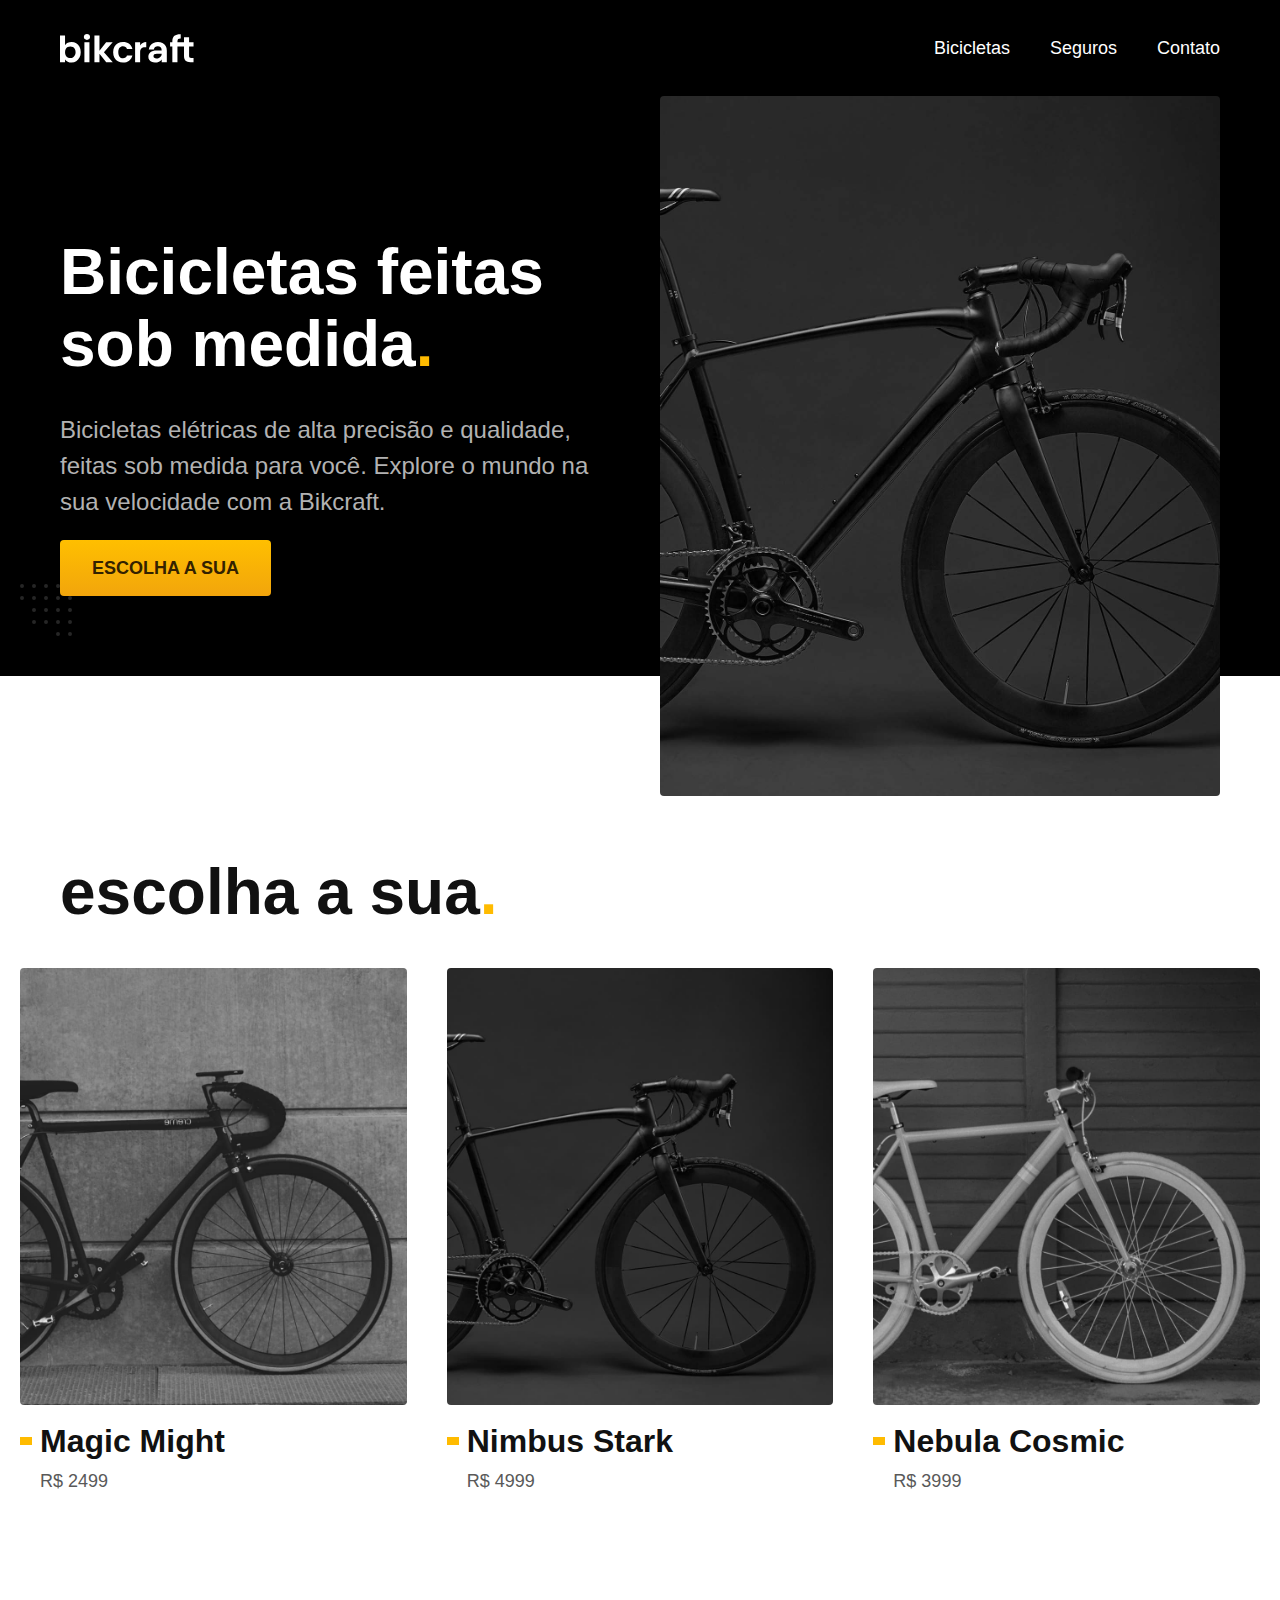
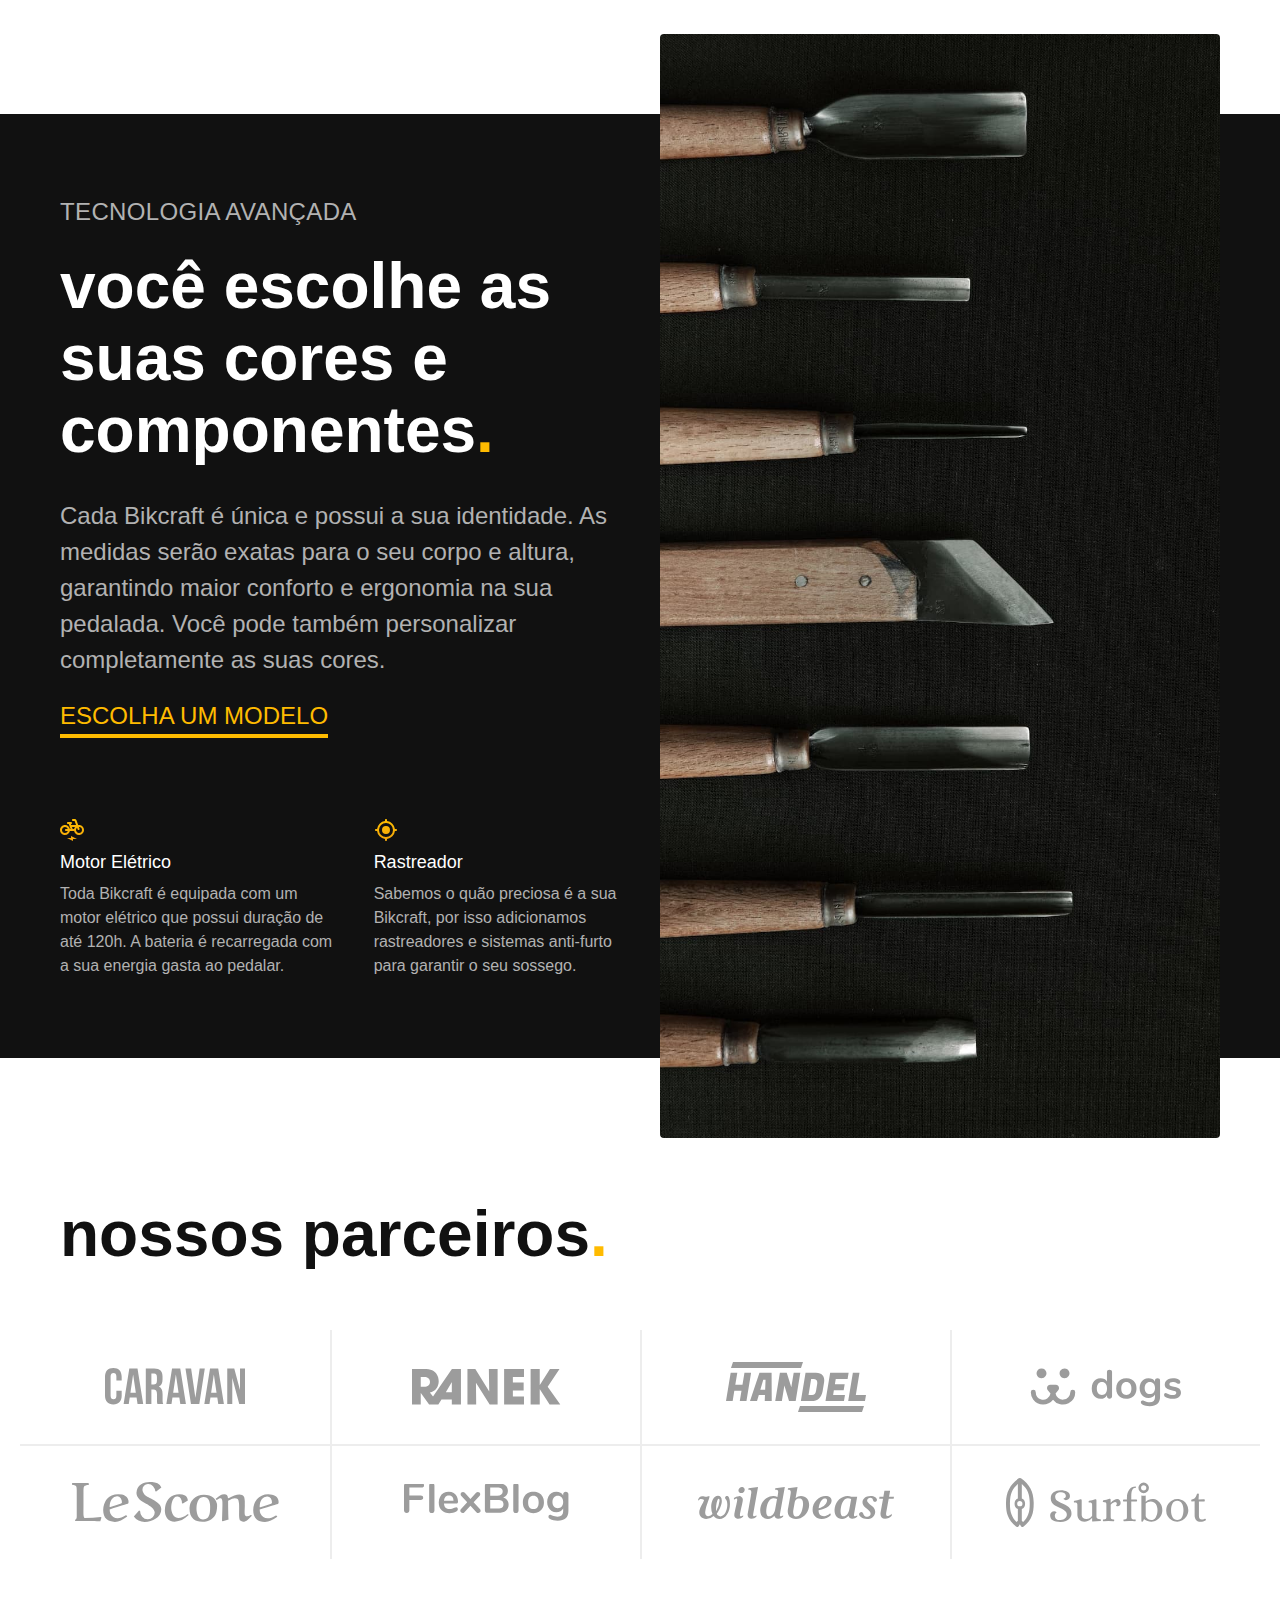
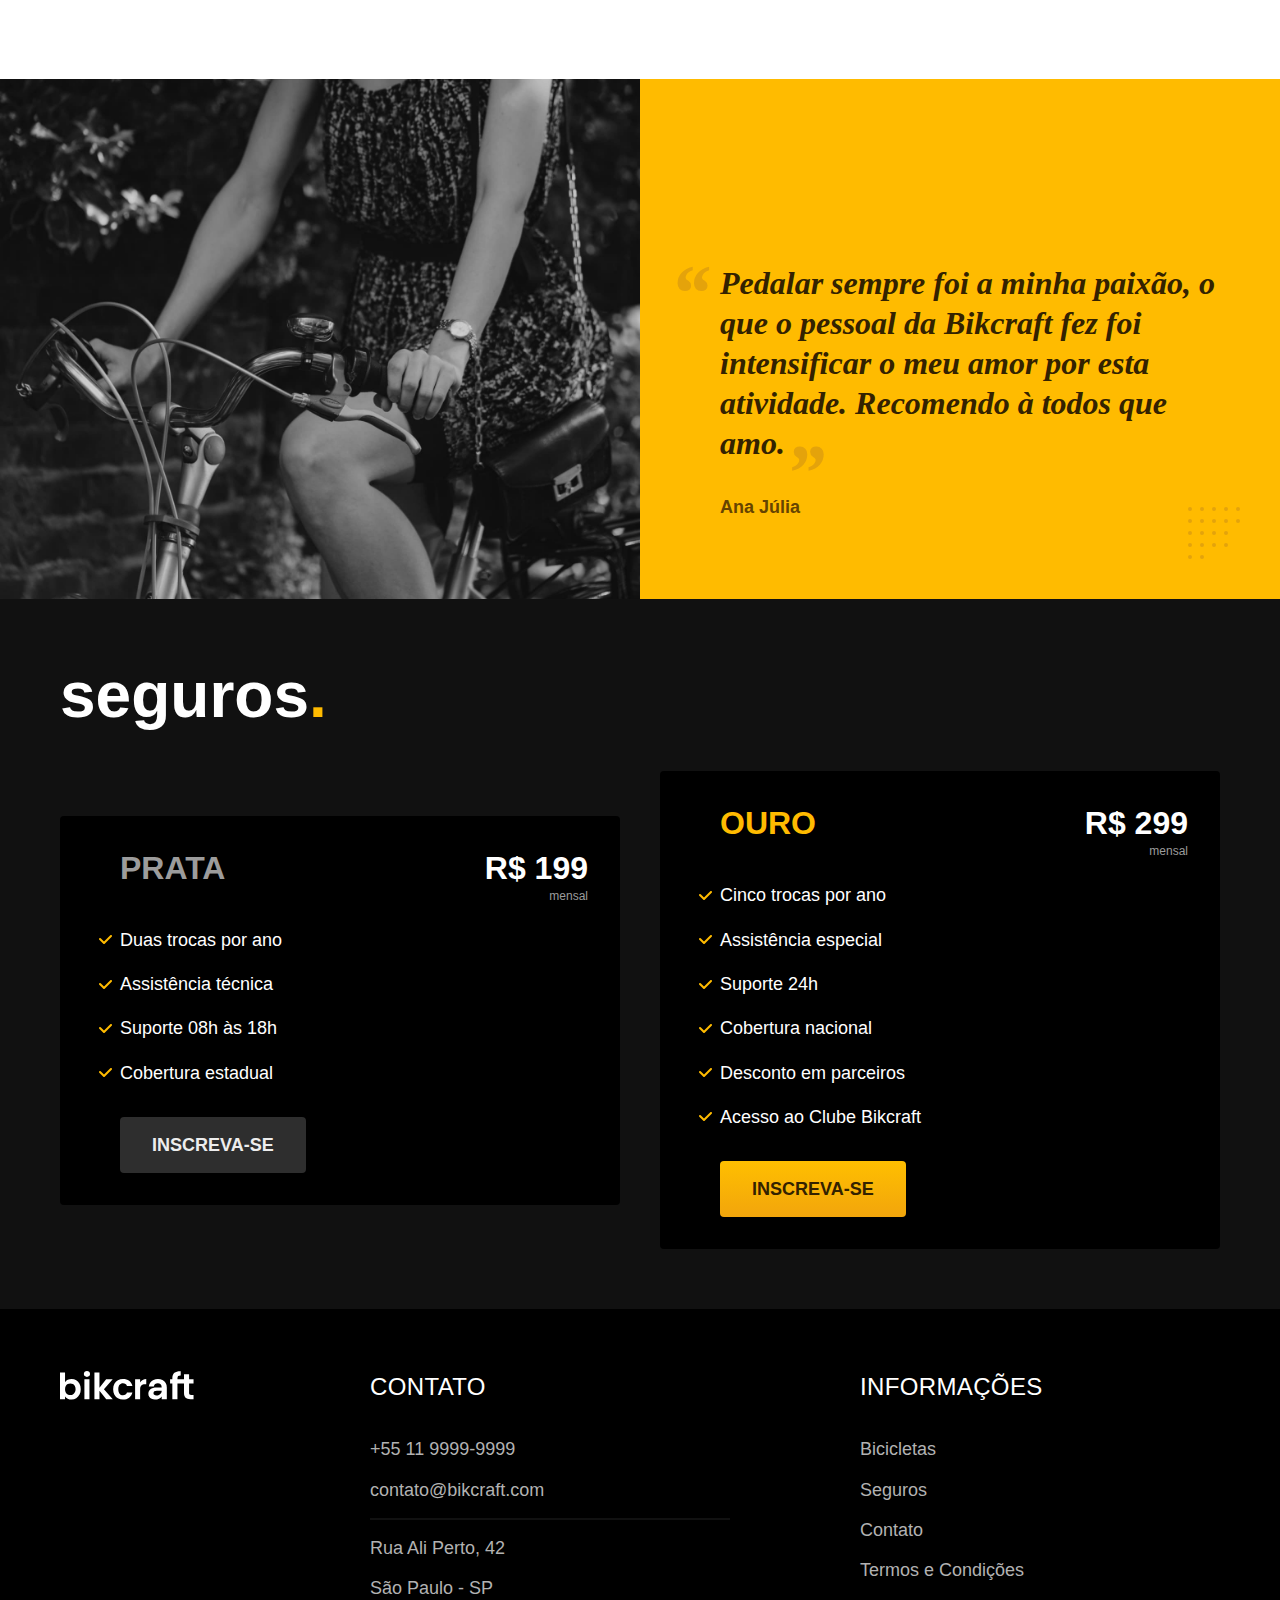
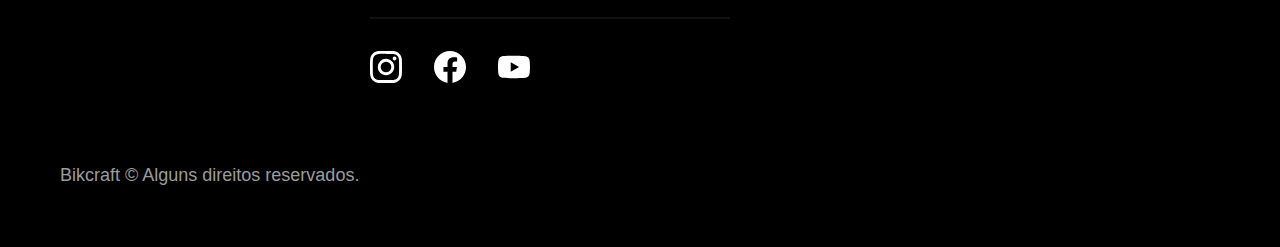
<file: index.html>
<!DOCTYPE html>
<html lang="pt-br">

<head>
  <meta charset="UTF-8">
  <meta name="viewport" content="width=device-width, initial-scale=1.0">

  <title>Bikcraft - Bicicletas Elétricas</title>
  <meta name="description" content="Bicicletas elétricas de alta precisão e qualidade, feitas sob medida para o cliente. Explore o mundo na sua velocidade com a Bikcraft.">

  <link rel="preload" href="./css/style.css" as="style">
  <link rel="stylesheet" href="./css/style.css">
</head>

<body>
  <header class="header-bg">
    <div class="header container">
      <a href="./">
        <img src="./img/bikcraft.svg" width="136" height="32" alt="Bikcraft">
      </a>

      <nav aria-label="primaria">
        <ul class="header-menu font-1-m cor-0">
          <li><a href="./bicicletas.html">Bicicletas</a></li>
          <li><a href="./seguros.html">Seguros</a></li>
          <li><a href="./contato.html">Contato</a></li>
        </ul>
      </nav>
    </div>
  </header>

  <main class="introducao-bg">
    <div class="introducao container">
      <div class="introducao-conteudo">
        <h1 class="font-1-xxl cor-0">Bicicletas feitas sob medida<span class="cor-p1">.</span></h1>
        <p class="font-2-l cor-5">Bicicletas elétricas de alta precisão e qualidade, feitas sob medida para você. Explore o mundo na sua velocidade com a Bikcraft.</p>
        <a class="botao" href="./bicicletas.html">Escolha a sua</a>
      </div>
      <picture>
        <source media="(max-width: 800px)" srcset="./img/bicicletas/nimbus.jpg">
        <img src="./img/fotos/introducao.jpg" width="1280" height="1600" alt="Bicicleta elétrica preta.">
      </picture>
    </div>
  </main>

  <article class="bicicletas-lista">
    <h2 class="container font-1-xxl">escolha a sua<span class="cor-p1">.</span></h2>

    <ul>
      <li>
        <a href="./bicicletas/magic.html">
          <img src="./img/bicicletas/magic-home.jpg" alt="Bicicleta preta" width="920" height="1040">
          <h3 class="font-1-xl">Magic Might</h3>
          <span class="font-2-m cor-8">R$ 2499</span>
        </a>
      </li>
      <li>
        <a href="./bicicletas/nimbus.html">
          <img src="./img/bicicletas/nimbus-home.jpg" alt="Bicicleta preta" width="920" height="1040">
          <h3 class="font-1-xl">Nimbus Stark</h3>
          <span class="font-2-m cor-8">R$ 4999</span>
        </a>
      </li>
      <li>
        <a href="./bicicletas/nebula.html">
          <img src="./img/bicicletas/nebula-home.jpg" alt="Bicicleta preta" width="920" height="1040">
          <h3 class="font-1-xl">Nebula Cosmic</h3>
          <span class="font-2-m cor-8">R$ 3999</span>
        </a>
      </li>
    </ul>
  </article>

  <article class="tecnologia-bg">
    <div class="tecnologia container">
      <div class="tecnologia-conteudo">
        <span class="font-2-l-b cor-5">Tecnologia Avançada</span>
        <h2 class="font-1-xxl cor-0">você escolhe as suas cores e componentes<span class="cor-p1">.</span></h2>
        <p class="font-2-l cor-5">Cada Bikcraft é única e possui a sua identidade. As medidas serão exatas para o seu corpo e altura, garantindo maior conforto e ergonomia na sua pedalada. Você pode também personalizar completamente as suas cores.</p>
        <a class="link" href="./bicicletas.html">Escolha um modelo</a>
        <div class="tecnologia-vantagens">
          <div>
            <img src="./img/icones/eletrica.svg" width="24" height="24" alt="">
            <h3 class="font-1-m cor-0">Motor Elétrico</h3>
            <p class="font-2-s cor-5">Toda Bikcraft é equipada com um motor elétrico que possui duração de até 120h. A bateria é recarregada com a sua energia gasta ao pedalar.</p>
          </div>
          <div>
            <img src="./img/icones/rastreador.svg" width="24" height="24" alt="">
            <h3 class="font-1-m cor-0">Rastreador</h3>
            <p class="font-2-s cor-5">Sabemos o quão preciosa é a sua Bikcraft, por isso adicionamos rastreadores e sistemas anti-furto para garantir o seu sossego.</p>
          </div>
        </div>
      </div>
      <div class="tecnologia-imagem">
        <img src="./img/fotos/tecnologia.jpg" width="1200" height="1920" alt="">
      </div>
    </div>
  </article>

  <section class="parceiros" aria-label="Nossos Parceiros">
    <h2 class="container font-1-xxl">nossos parceiros<span class="cor-p1">.</span></h2>

    <ul>
      <li><img src="./img/parceiros/caravan.svg" alt="Caravan" width="140" height="38"></li>
      <li><img src="./img/parceiros/ranek.svg" alt="Ranek" width="149" height="36"></li>
      <li><img src="./img/parceiros/handel.svg" alt="Handel" width="140" height="50"></li>
      <li><img src="./img/parceiros/dogs.svg" alt="Dogs" width="152" height="39"></li>
      <li><img src="./img/parceiros/lescone.svg" alt="LeScone" width="208" height="41"></li>
      <li><img src="./img/parceiros/flexblog.svg" alt="FlexBlog" width="165" height="38"></li>
      <li><img src="./img/parceiros/wildbeast.svg" alt="Wildbeast" width="196" height="34"></li>
      <li><img src="./img/parceiros/surfbot.svg" alt="Surfbot" width="200" height="49"></li>
    </ul>
  </section>

  <section class="depoimento" aria-label="Depoimento">
    <div>
      <img src="./img/fotos/depoimento.jpg" width="1560" height="1360" alt="Pessoa pedalando uma bicicleta Bikcraft">
    </div>
    <div class="depoimento-conteudo">
      <blockquote class="font-1-xl cor-p5">
        <p>Pedalar sempre foi a minha paixão, o que o pessoal da Bikcraft fez foi intensificar o meu amor por esta atividade. Recomendo à todos que amo.</p>
      </blockquote>
      <span class="font-1-m-b cor-p4">Ana Júlia</span>
    </div>
  </section>

  <article class="seguros-bg">
    <div class="seguros container">
      <h2 class="font-1-xxl cor-0">seguros<span class="cor-p1">.</span></h2>
      <div class="seguros-item">
        <h3 class="font-1-xl cor-6">PRATA</h3>
        <span class="font-1-xl cor-0">R$ 199 <span class="font-1-xs cor-6">mensal</span></span>
        <ul class="font-2-m cor-0">
          <li>Duas trocas por ano</li>
          <li>Assistência técnica</li>
          <li>Suporte 08h às 18h</li>
          <li>Cobertura estadual</li>
        </ul>
        <a class="botao secundario" href="./orcamento.html">Inscreva-se</a>
      </div>

      <div class="seguros-item">
        <h3 class="font-1-xl cor-p1">OURO</h3>
        <span class="font-1-xl cor-0">R$ 299 <span class="font-1-xs cor-6">mensal</span></span>
        <ul class="font-2-m cor-0">
          <li>Cinco trocas por ano</li>
          <li>Assistência especial</li>
          <li>Suporte 24h</li>
          <li>Cobertura nacional</li>
          <li>Desconto em parceiros</li>
          <li>Acesso ao Clube Bikcraft</li>
        </ul>
        <a class="botao" href="./orcamento.html">Inscreva-se</a>
      </div>
    </div>
  </article>

  <footer class="footer-bg">
    <div class="footer container">
      <img src="./img/bikcraft.svg" width="136" height="32" alt="Bikcraft">
      <div class="footer-contato">
        <h3 class="font-2-l-b cor-0">Contato</h3>
        <ul class="font-2-m cor-5">
          <li><a href="tel:+551199999999">+55 11 9999-9999</a></li>
          <li><a href="mailto:contato@bikcraft.com">contato@bikcraft.com</a></li>
          <li>Rua Ali Perto, 42</li>
          <li>São Paulo - SP</li>
        </ul>
        <div class="footer-redes">
          <a href="./">
            <img src="./img/redes/instagram.svg" width="32" height="32" alt="Instagram">
          </a>
          <a href="./">
            <img src="./img/redes/facebook.svg" width="32" height="32" alt="Facebook">
          </a>
          <a href="./">
            <img src="./img/redes/youtube.svg" width="32" height="32" alt="Youtube">
          </a>
        </div>
      </div>
      <div class="footer-informacoes">
        <h3 class="font-2-l-b cor-0">Informações</h3>
        <nav>
          <ul class="font-1-m cor-5">
            <li><a href="./bicicletas.html">Bicicletas</a></li>
            <li><a href="./seguros.html">Seguros</a></li>
            <li><a href="./contato.html">Contato</a></li>
            <li><a href="./termos.html">Termos e Condições</a></li>
          </ul>
        </nav>
      </div>
      <p class="footer-copy font-2-m cor-6">Bikcraft © Alguns direitos reservados.</p>
    </div>
  </footer>
</body>

</html>
</file>
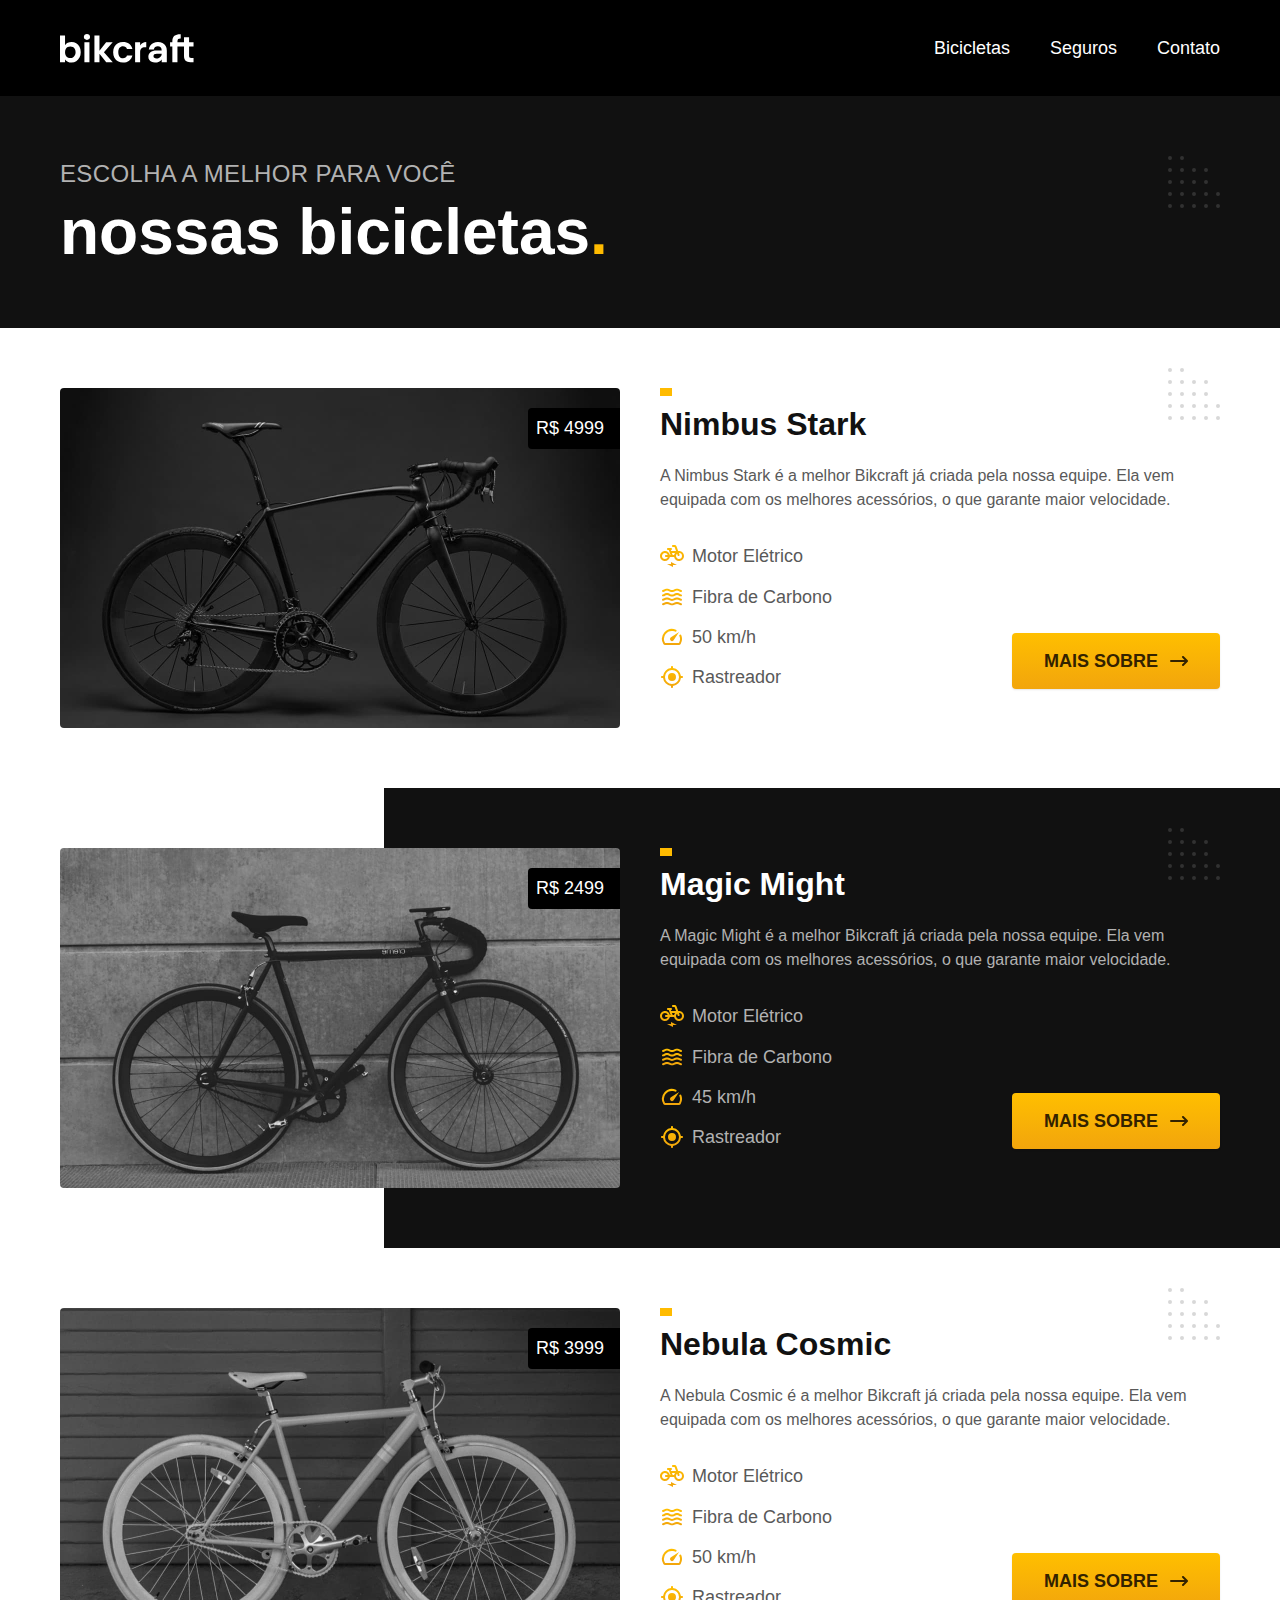
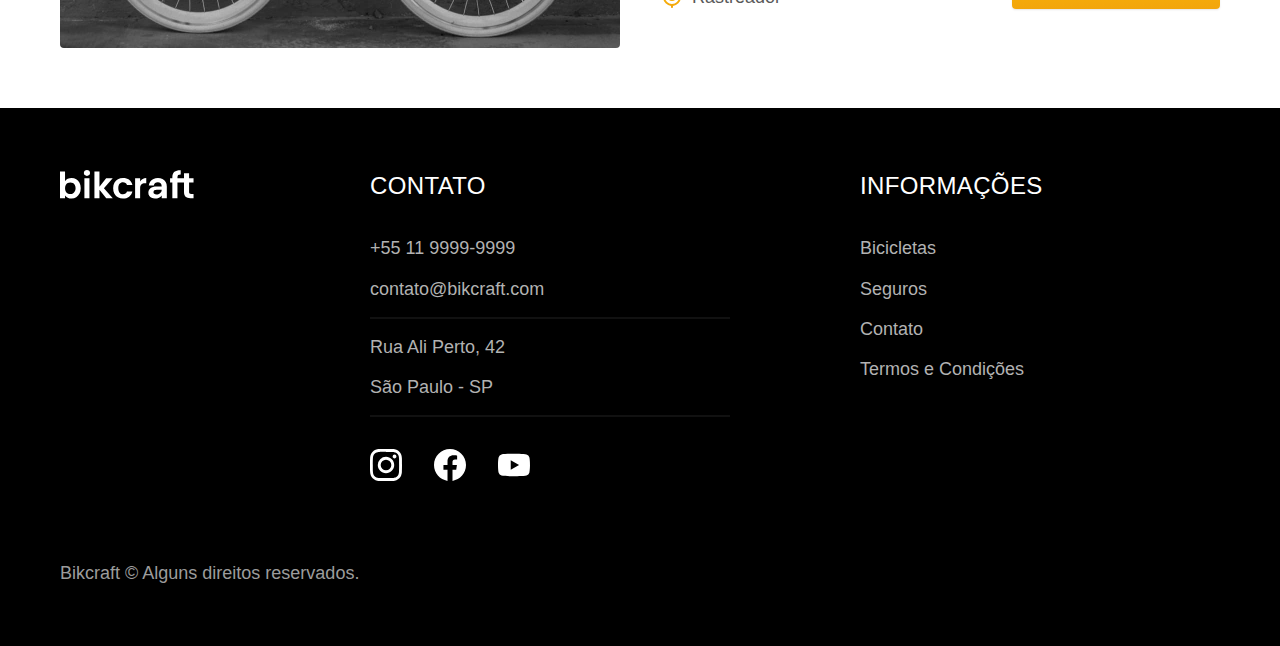
<file: bicicletas.html>
<!DOCTYPE html>
<html lang="pt-br">

<head>
  <meta charset="UTF-8">
  <meta name="viewport" content="width=device-width, initial-scale=1.0">

  <title>Bicicletas | Bikcraft</title>
  <meta name="description" content="Bicicletas">

  <link rel="preload" href="./css/style.css" as="style">
  <link rel="stylesheet" href="./css/style.css">
</head>

<body id="bicicletas">
  <header class="header-bg">
    <div class="header container">
      <a href="./">
        <img src="./img/bikcraft.svg" width="136" height="32" alt="Bikcraft">
      </a>

      <nav aria-label="primaria">
        <ul class="header-menu font-1-m cor-0">
          <li><a href="./bicicletas.html">Bicicletas</a></li>
          <li><a href="./seguros.html">Seguros</a></li>
          <li><a href="./contato.html">Contato</a></li>
        </ul>
      </nav>
    </div>
  </header>

  <main>
    <div class="titulo-bg">
      <div class="titulo container">
        <p class="font-2-l-b cor-5">Escolha a melhor para você</p>
        <h1 class="font-1-xxl cor-0">nossas bicicletas<span class="cor-p1">.</span></h1>
      </div>
    </div>

    <div class="bicicletas container">
      <div class="bicicletas-imagem">
        <img src="./img/bicicletas/nimbus.jpg" width="1120" height="680" alt="Bicicleta preta">
        <span class="font-2-m cor-0">R$ 4999</span>
      </div>
      <div class="bicicletas-conteudo">
        <h2 class="font-1-xl">Nimbus Stark</h2>
        <p class="font-2-s cor-8">A Nimbus Stark é a melhor Bikcraft já criada pela nossa equipe. Ela vem equipada com os melhores acessórios, o que garante maior velocidade.</p>
        <ul class="font-1-m cor-8">
          <li>
            <img src="./img/icones/eletrica.svg" width="32" height="32" alt="">
            Motor Elétrico
          </li>
          <li>
            <img src="./img/icones/carbono.svg" width="32" height="32" alt="">
            Fibra de Carbono
          </li>
          <li>
            <img src="./img/icones/velocidade.svg" width="32" height="32" alt="">
            50 km/h
          </li>
          <li>
            <img src="./img/icones/rastreador.svg" width="32" height="32" alt="">
            Rastreador
          </li>
        </ul>
        <a class="botao seta" href="./bicicletas/nimbus.html">Mais Sobre</a>
      </div>
    </div>

    <div class="bicicletas-bg">
      <div class="bicicletas container">
        <div class="bicicletas-imagem">
          <img src="./img/bicicletas/magic.jpg" alt="Bicicleta preta">
          <span class="font-2-m cor-0">R$ 2499</span>
        </div>
        <div class="bicicletas-conteudo">
          <h2 class="font-1-xl cor-0">Magic Might</h2>
          <p class="font-2-s cor-5">A Magic Might é a melhor Bikcraft já criada pela nossa equipe. Ela vem equipada com os melhores acessórios, o que garante maior velocidade.</p>
          <ul class="font-1-m cor-5">
            <li>
              <img src="./img/icones/eletrica.svg" width="32" height="32" alt="">
              Motor Elétrico
            </li>
            <li>
              <img src="./img/icones/carbono.svg" width="32" height="32" alt="">
              Fibra de Carbono
            </li>
            <li>
              <img src="./img/icones/velocidade.svg" width="32" height="32" alt="">
              45 km/h
            </li>
            <li>
              <img src="./img/icones/rastreador.svg" width="32" height="32" alt="">
              Rastreador
            </li>
          </ul>
          <a class="botao seta" href="./bicicletas/magic.html">Mais Sobre</a>
        </div>
      </div>
    </div>

    <div class="bicicletas container">
      <div class="bicicletas-imagem">
        <img src="./img/bicicletas/nebula.jpg" alt="Bicicleta preta">
        <span class="font-2-m cor-0">R$ 3999</span>
      </div>
      <div class="bicicletas-conteudo">
        <h2 class="font-1-xl">Nebula Cosmic</h2>
        <p class="font-2-s cor-8">A Nebula Cosmic é a melhor Bikcraft já criada pela nossa equipe. Ela vem equipada com os melhores acessórios, o que garante maior velocidade.</p>
        <ul class="font-1-m cor-8">
          <li>
            <img src="./img/icones/eletrica.svg" width="32" height="32" alt="">
            Motor Elétrico
          </li>
          <li>
            <img src="./img/icones/carbono.svg" width="32" height="32" alt="">
            Fibra de Carbono
          </li>
          <li>
            <img src="./img/icones/velocidade.svg" width="32" height="32" alt="">
            50 km/h
          </li>
          <li>
            <img src="./img/icones/rastreador.svg" width="32" height="32" alt="">
            Rastreador
          </li>
        </ul>
        <a class="botao seta" href="./bicicletas/nebula.html">Mais Sobre</a>
      </div>
    </div>

  </main>

  <footer class="footer-bg">
    <div class="footer container">
      <img src="./img/bikcraft.svg" width="136" height="32" alt="Bikcraft">
      <div class="footer-contato">
        <h3 class="font-2-l-b cor-0">Contato</h3>
        <ul class="font-2-m cor-5">
          <li><a href="tel:+551199999999">+55 11 9999-9999</a></li>
          <li><a href="mailto:contato@bikcraft.com">contato@bikcraft.com</a></li>
          <li>Rua Ali Perto, 42</li>
          <li>São Paulo - SP</li>
        </ul>
        <div class="footer-redes">
          <a href="./">
            <img src="./img/redes/instagram.svg" width="32" height="32" alt="Instagram">
          </a>
          <a href="./">
            <img src="./img/redes/facebook.svg" width="32" height="32" alt="Facebook">
          </a>
          <a href="./">
            <img src="./img/redes/youtube.svg" width="32" height="32" alt="Youtube">
          </a>
        </div>
      </div>
      <div class="footer-informacoes">
        <h3 class="font-2-l-b cor-0">Informações</h3>
        <nav>
          <ul class="font-1-m cor-5">
            <li><a href="./bicicletas.html">Bicicletas</a></li>
            <li><a href="./seguros.html">Seguros</a></li>
            <li><a href="./contato.html">Contato</a></li>
            <li><a href="./termos.html">Termos e Condições</a></li>
          </ul>
        </nav>
      </div>
      <p class="footer-copy font-2-m cor-6">Bikcraft © Alguns direitos reservados.</p>
    </div>
  </footer>
</body>

</html>
</file>
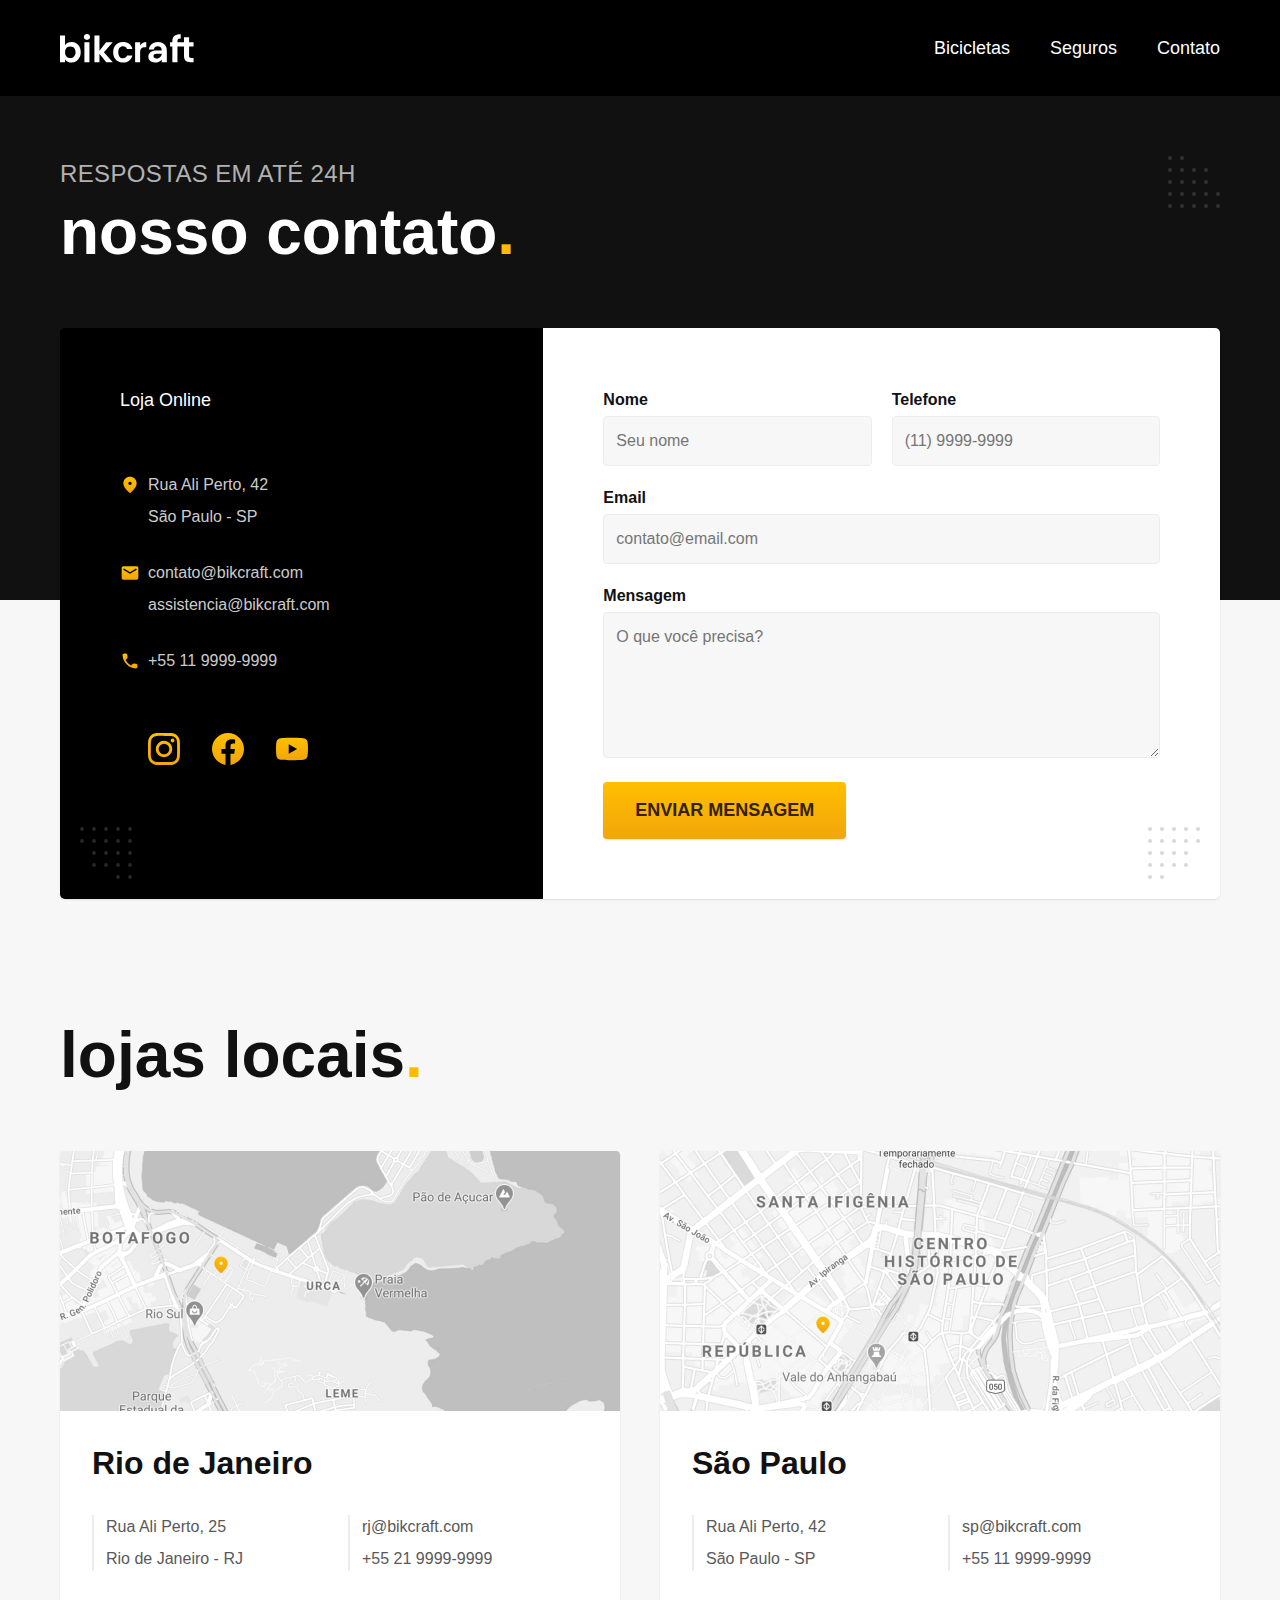
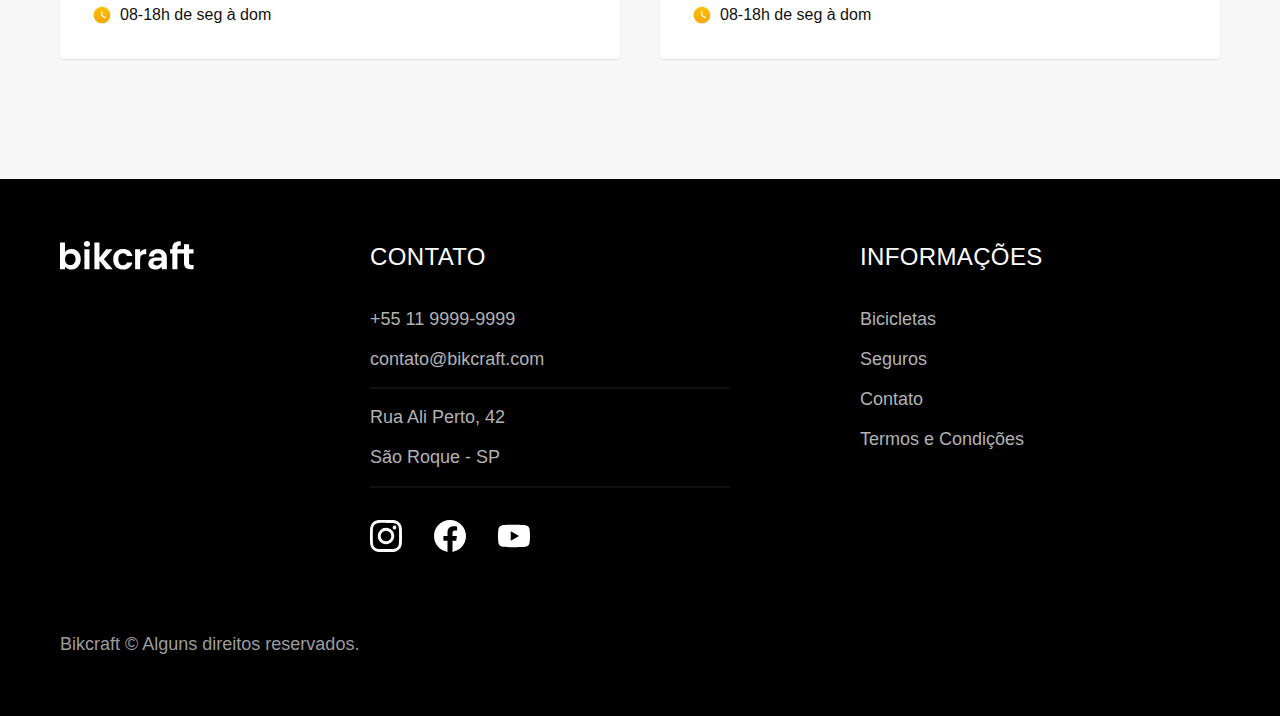
<file: contato.html>
<!DOCTYPE html>
<html lang="pt-br">

<head>
  <meta charset="UTF-8">
  <meta name="viewport" content="width=device-width, initial-scale=1.0">

  <title>Contato | Bikcraft</title>
  <meta name="description" content="Contato.">

  <link rel="preload" href="./css/style.css" as="style">
  <link rel="stylesheet" href="./css/style.css">
</head>

<body id="contato">
  <header class="header-bg">
    <div class="header container">
      <a href="./">
        <img src="./img/bikcraft.svg" width="136" height="32" alt="Bikcraft">
      </a>

      <nav aria-label="primaria">
        <ul class="header-menu font-1-m cor-0">
          <li><a href="./bicicletas.html">Bicicletas</a></li>
          <li><a href="./seguros.html">Seguros</a></li>
          <li><a href="./contato.html">Contato</a></li>
        </ul>
      </nav>
    </div>
  </header>

  <main>
    <div class="titulo-bg">
      <div class="titulo container">
        <p class="font-2-l-b cor-5">Respostas em até 24h</p>
        <h1 class="font-1-xxl cor-0">nosso contato<span class="cor-p1">.</span></h1>
      </div>
    </div>

    <div class="contato container">
      <section class="contato-dados" aria-label="Endereço">
        <h2 class="font-1-m cor-0">Loja Online</h2>
        <div class="contato-endereco font-2-s cor-4">
          <p>Rua Ali Perto, 42</p>
          <p>São Paulo - SP</p>
        </div>
        <address class="contato-meios font-2-s cor-4">
          <a href="mailto:contato@bikcraft.com">contato@bikcraft.com</a>
          <a href="mailto:assistencia@bikcraft.com">assistencia@bikcraft.com</a>
          <a href="tel:+551199999999">+55 11 9999-9999</a>
        </address>
        <div class="contato-redes">
          <a href="./">
            <img src="./img/redes/instagram-p.svg" width="32" height="32" alt="Instagram">
          </a>
          <a href="./">
            <img src="./img/redes/facebook-p.svg" width="32" height="32" alt="Facebook">
          </a>
          <a href="./">
            <img src="./img/redes/youtube-p.svg" width="32" height="32" alt="Youtube">
          </a>
        </div>
      </section>
      <section class="contato-formulario" aria-label="Formulário">
        <form class="form" action="./contato.html">
          <div>
            <label for="nome">Nome</label>
            <input type="text" id="nome" name="nome" placeholder="Seu nome">
          </div>
          <div>
            <label for="telefone">Telefone</label>
            <input type="text" id="telefone" name="telefone" placeholder="(11) 9999-9999">
          </div>
          <div class="col-2">
            <label for="email">Email</label>
            <input type="email" id="email" name="email" placeholder="contato@email.com">
          </div>
          <div class="col-2">
            <label for="mensagem">Mensagem</label>
            <textarea rows="5" id="mensagem" name="mensagem" placeholder="O que você precisa?"></textarea>
          </div>
          <button class="botao col-2">Enviar Mensagem</button>
        </form>
      </section>
    </div>
  </main>

  <article class="lojas container">
    <h2 class="font-1-xxl">lojas locais<span class="cor-p1">.</span></h2>
    <div class="lojas-item">
      <img src="./img/lojas/rj.jpg" width="1120" height="520" alt="mapa marcando o endereço em Rua Ali Perto, 25 - Rio de Janeiro - RJ">
      <div class="lojas-conteudo">
        <h3 class="font-1-xl">Rio de Janeiro</h3>
        <div class="lojas-dados font-2-s cor-8">
          <p>Rua Ali Perto, 25</p>
          <p>Rio de Janeiro - RJ</p>
        </div>
        <div class="lojas-dados font-2-s cor-8">
          <a href="mailto:rj@bikcraft.com">rj@bikcraft.com</a>
          <a href="tel:+552199999999">+55 21 9999-9999</a>
        </div>
        <p class="lojas-tempo font-1-s"><img src="./img/icones/horario.svg" alt="">08-18h de seg à dom</p>
      </div>
    </div>

    <div class="lojas-item">
      <img src="./img/lojas/sp.jpg" width="1120" height="520" alt="mapa marcando o endereço em Rua Ali Perto, 25 - São Paulo - SP">
      <div class="lojas-conteudo">
        <h3 class="font-1-xl">São Paulo</h3>
        <div class="lojas-dados font-2-s cor-8">
          <p>Rua Ali Perto, 42</p>
          <p>São Paulo - SP</p>
        </div>
        <div class="lojas-dados font-2-s cor-8">
          <a href="mailto:sp@bikcraft.com">sp@bikcraft.com</a>
          <a href="tel:+551199999999">+55 11 9999-9999</a>
        </div>
        <p class="lojas-tempo font-1-s"><img src="./img/icones/horario.svg" alt="">08-18h de seg à dom</p>
      </div>
    </div>
  </article>

  <footer class="footer-bg">
    <div class="footer container">
      <img src="./img/bikcraft.svg" width="136" height="32" alt="Bikcraft">
      <div class="footer-contato">
        <h3 class="font-2-l-b cor-0">Contato</h3>
        <ul class="font-2-m cor-5">
          <li><a href="tel:+552199999999">+55 11 9999-9999</a></li>
          <li><a href="mailto:contato@bikcraft.com">contato@bikcraft.com</a></li>
          <li>Rua Ali Perto, 42</li>
          <li>São Roque - SP</li>
        </ul>
        <div class="footer-redes">
          <a href="./">
            <img src="./img/redes/instagram.svg" width="32" height="32" alt="Instagram">
          </a>
          <a href="./">
            <img src="./img/redes/facebook.svg" width="32" height="32" alt="Facebook">
          </a>
          <a href="./">
            <img src="./img/redes/youtube.svg" width="32" height="32" alt="Youtube">
          </a>
        </div>
      </div>
      <div class="footer-informacoes">
        <h3 class="font-2-l-b cor-0">Informações</h3>
        <nav>
          <ul class="font-1-m cor-5">
            <li><a href="./bicicletas.html">Bicicletas</a></li>
            <li><a href="./seguros.html">Seguros</a></li>
            <li><a href="./contato.html">Contato</a></li>
            <li><a href="./termos.html">Termos e Condições</a></li>
          </ul>
        </nav>
      </div>
      <p class="footer-copy font-2-m cor-6">Bikcraft © Alguns direitos reservados.</p>
    </div>
  </footer>
</body>

</html>
</file>
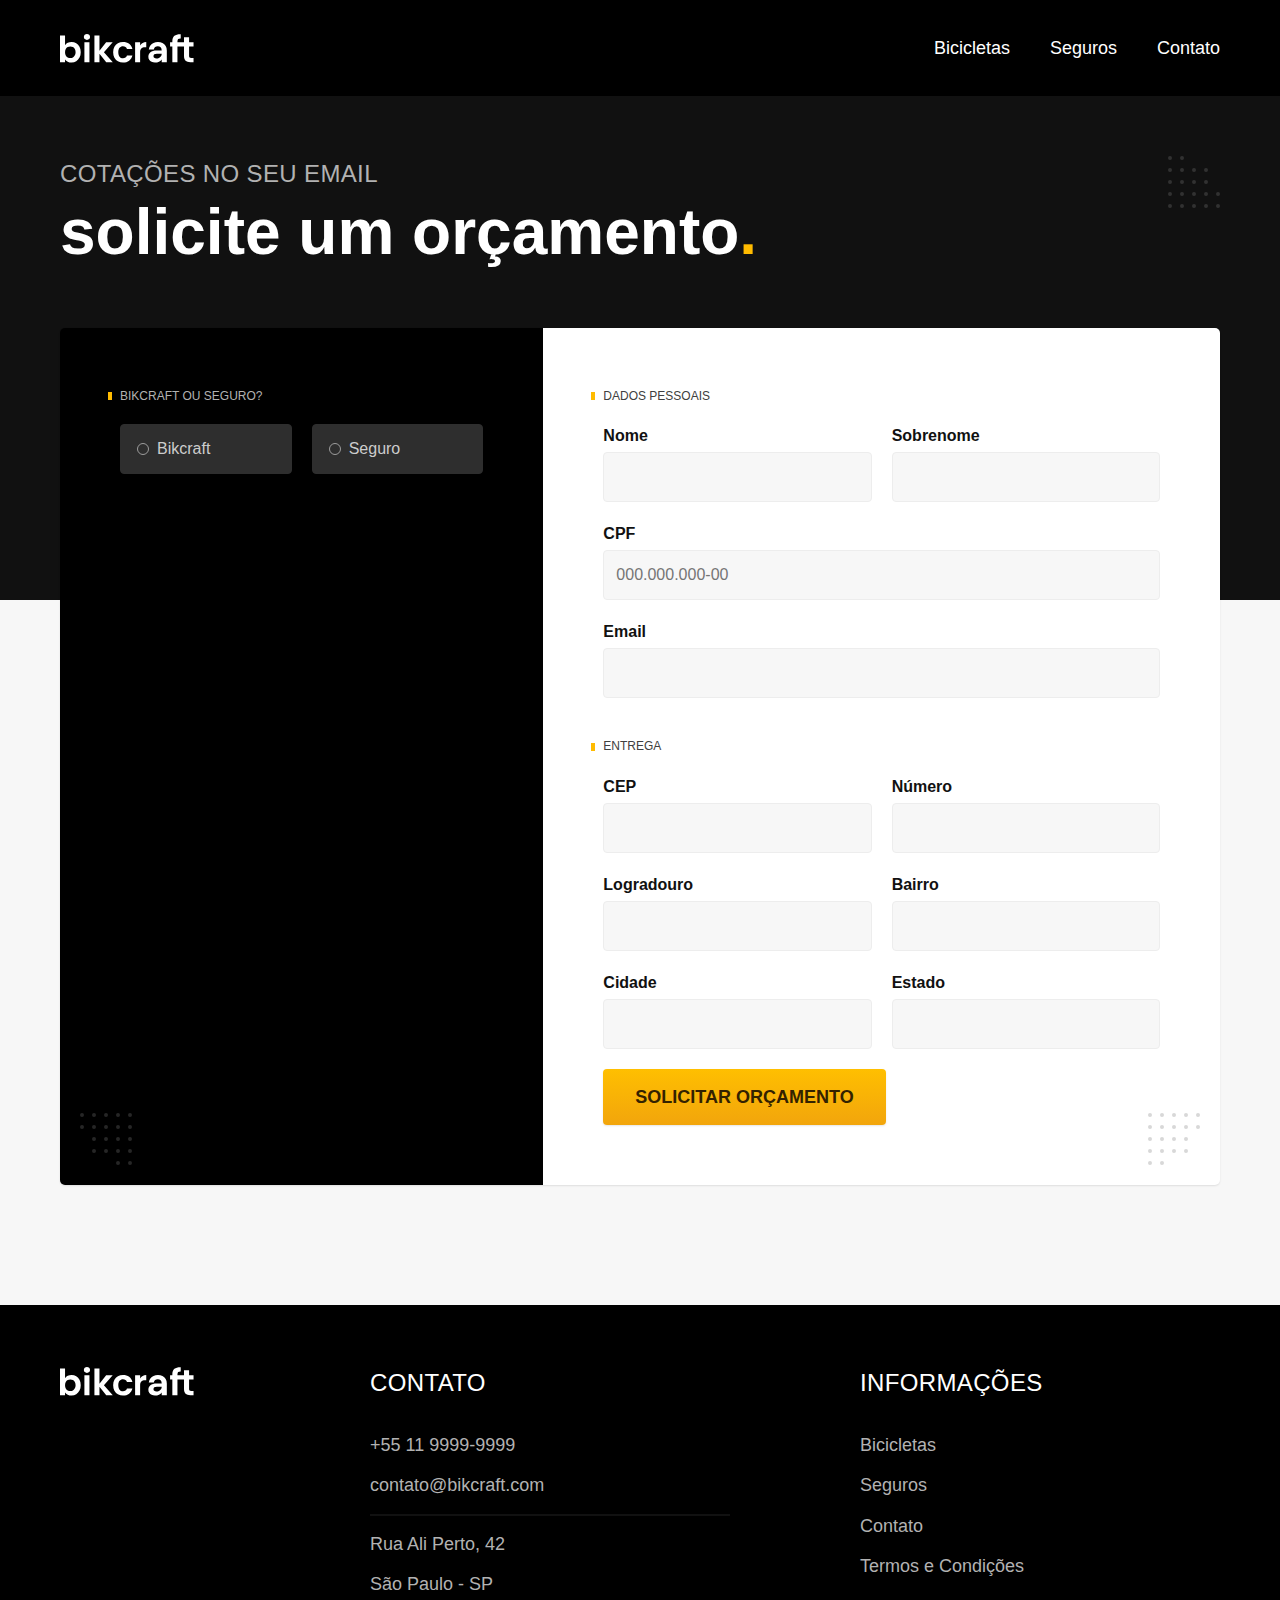
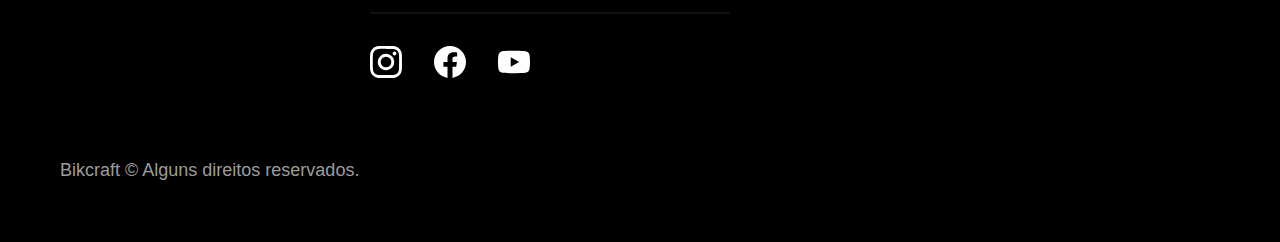
<file: orcamento.html>
<!DOCTYPE html>
<html lang="pt-br">

<head>
  <meta charset="UTF-8">
  <meta name="viewport" content="width=device-width, initial-scale=1.0">

  <title>Orçamento | Bikcraft</title>
  <meta name="description" content="Orçamento.">

  <link rel="preload" href="./css/style.css" as="style">
  <link rel="stylesheet" href="./css/style.css">
</head>

<body id="orcamento">
  <header class="header-bg">
    <div class="header container">
      <a href="./">
        <img src="./img/bikcraft.svg" width="136" height="32" alt="Bikcraft">
      </a>

      <nav aria-label="primaria">
        <ul class="header-menu font-1-m cor-0">
          <li><a href="./bicicletas.html">Bicicletas</a></li>
          <li><a href="./seguros.html">Seguros</a></li>
          <li><a href="./contato.html">Contato</a></li>
        </ul>
      </nav>
    </div>
  </header>

  <main>
    <div class="titulo-bg">
      <div class="titulo container">
        <p class="font-2-l-b cor-5">Cotações no seu email</p>
        <h1 class="font-1-xxl cor-0">solicite um orçamento<span class="cor-p1">.</span></h1>
      </div>
    </div>

    <form class="orcamento container" action="./orcamento.html">
      <div class="orcamento-produto">
        <h2 class="font-1-xs cor-5">Bikcraft ou Seguro?</h2>

        <input type="radio" name="tipo" value="bikcraft" id="bikcraft">
        <label for="bikcraft">Bikcraft</label>

        <input type="radio" name="tipo" value="seguro" id="seguro">
        <label for="seguro">Seguro</label>

        <div class="orcamento-conteudo" id="orcamento-bikcraft">
          <h2 class="font-1-xs cor-5">Escolha a sua</h2>

          <input type="radio" name="produto" value="nimbus" id="nimbus">
          <label for="nimbus">Nimbus Stark <span>R$ 4999</span></label>
          <div class="orcamento-detalhes">
            <ul class="font-1-xs cor-8">
              <li><img src="./img/icones/eletrica.svg" width="32" height="32" alt=""> Motor Elétrico</li>
              <li><img src="./img/icones/carbono.svg" width="32" height="32" alt=""> Fibra de Carbono</li>
              <li><img src="./img/icones/velocidade.svg" width="32" height="32" alt=""> 50 km/h</li>
              <li><img src="./img/icones/rastreador.svg" width="32" height="32" alt=""> Rastreador</li>
            </ul>
            <img src="./img/bicicletas/nimbus.jpg" width="1120" height="680" alt="Bicicleta preta">
          </div>

          <input type="radio" name="produto" value="magic" id="magic">
          <label for="magic">Magic Might <span>R$ 2499</span></label>
          <div class="orcamento-detalhes">
            <ul class="font-1-xs cor-8">
              <li><img src="./img/icones/eletrica.svg" width="32" height="32" alt=""> Motor Elétrico</li>
              <li><img src="./img/icones/carbono.svg" width="32" height="32" alt=""> Fibra de Carbono</li>
              <li><img src="./img/icones/velocidade.svg" width="32" height="32" alt=""> 45 km/h</li>
              <li><img src="./img/icones/rastreador.svg" width="32" height="32" alt=""> Rastreador</li>
            </ul>
            <img src="./img/bicicletas/magic.jpg" width="1120" height="680" alt="Bicicleta preta">
          </div>

          <input type="radio" name="produto" value="nebula" id="nebula">
          <label for="nebula">Nebula Cosmic <span>R$ 3999</span></label>
          <div class="orcamento-detalhes">
            <ul class="font-1-xs cor-8">
              <li><img src="./img/icones/eletrica.svg" width="32" height="32" alt=""> Motor Elétrico</li>
              <li><img src="./img/icones/carbono.svg" width="32" height="32" alt=""> Fibra de Carbono</li>
              <li><img src="./img/icones/velocidade.svg" width="32" height="32" alt=""> 40 km/h</li>
              <li><img src="./img/icones/rastreador.svg" width="32" height="32" alt=""> Rastreador</li>
            </ul>
            <img src="./img/bicicletas/nebula.jpg" width="1120" height="680" alt="Bicicleta branca">
          </div>

        </div>

        <div class="orcamento-conteudo" id="orcamento-seguro">
          <h2 class="font-1-xs cor-5">Escolha o plano</h2>

          <input type="radio" name="produto" value="prata" id="prata">
          <label for="prata">Prata <span>R$ 199</span></label>

          <input type="radio" name="produto" value="ouro" id="ouro">
          <label for="ouro">Ouro <span>R$ 299</span></label>
        </div>
      </div>
      <div class="orcamento-dados form">
        <h2 class="font-1-xs cor-9 col-2">dados pessoais</h2>
        <div>
          <label for="nome">Nome</label>
          <input type="text" id="nome" name="nome">
        </div>
        <div>
          <label for="sobrenome">Sobrenome</label>
          <input type="text" id="sobrenome" name="sobrenome">
        </div>
        <div class="col-2">
          <label for="cpf">CPF</label>
          <input type="text" id="cpf" name="cpf" placeholder="000.000.000-00">
        </div>
        <div class="col-2">
          <label for="email">Email</label>
          <input type="email" id="email" name="email">
        </div>
        <h2 class="font-1-xs cor-9 col-2">entrega</h2>
        <div>
          <label for="cep">CEP</label>
          <input type="text" id="cep" name="cep">
        </div>
        <div>
          <label for="numero">Número</label>
          <input type="text" id="numero" name="numero">
        </div>
        <div>
          <label for="logradouro">Logradouro</label>
          <input type="text" id="logradouro" name="logradouro">
        </div>
        <div>
          <label for="bairro">Bairro</label>
          <input type="text" id="bairro" name="bairro">
        </div>
        <div>
          <label for="cidade">Cidade</label>
          <input type="text" id="cidade" name="cidade">
        </div>
        <div>
          <label for="estado">Estado</label>
          <input type="text" id="estado" name="estado">
        </div>
        <button class="botao col-2">Solicitar Orçamento</button>
      </div>
    </form>
  </main>

  <footer class="footer-bg">
    <div class="footer container">
      <img src="./img/bikcraft.svg" width="136" height="32" alt="Bikcraft">
      <div class="footer-contato">
        <h3 class="font-2-l-b cor-0">Contato</h3>
        <ul class="font-2-m cor-5">
          <li><a href="tel:+551199999999">+55 11 9999-9999</a></li>
          <li><a href="mailto:contato@bikcraft.com">contato@bikcraft.com</a></li>
          <li>Rua Ali Perto, 42</li>
          <li>São Paulo - SP</li>
        </ul>
        <div class="footer-redes">
          <a href="./">
            <img src="./img/redes/instagram.svg" width="32" height="32" alt="Instagram">
          </a>
          <a href="./">
            <img src="./img/redes/facebook.svg" width="32" height="32" alt="Facebook">
          </a>
          <a href="./">
            <img src="./img/redes/youtube.svg" width="32" height="32" alt="Youtube">
          </a>
        </div>
      </div>
      <div class="footer-informacoes">
        <h3 class="font-2-l-b cor-0">Informações</h3>
        <nav>
          <ul class="font-1-m cor-5">
            <li><a href="./bicicletas.html">Bicicletas</a></li>
            <li><a href="./seguros.html">Seguros</a></li>
            <li><a href="./contato.html">Contato</a></li>
            <li><a href="./termos.html">Termos e Condições</a></li>
          </ul>
        </nav>
      </div>
      <p class="footer-copy font-2-m cor-6">Bikcraft © Alguns direitos reservados.</p>
    </div>
  </footer>
</body>

</html>
</file>
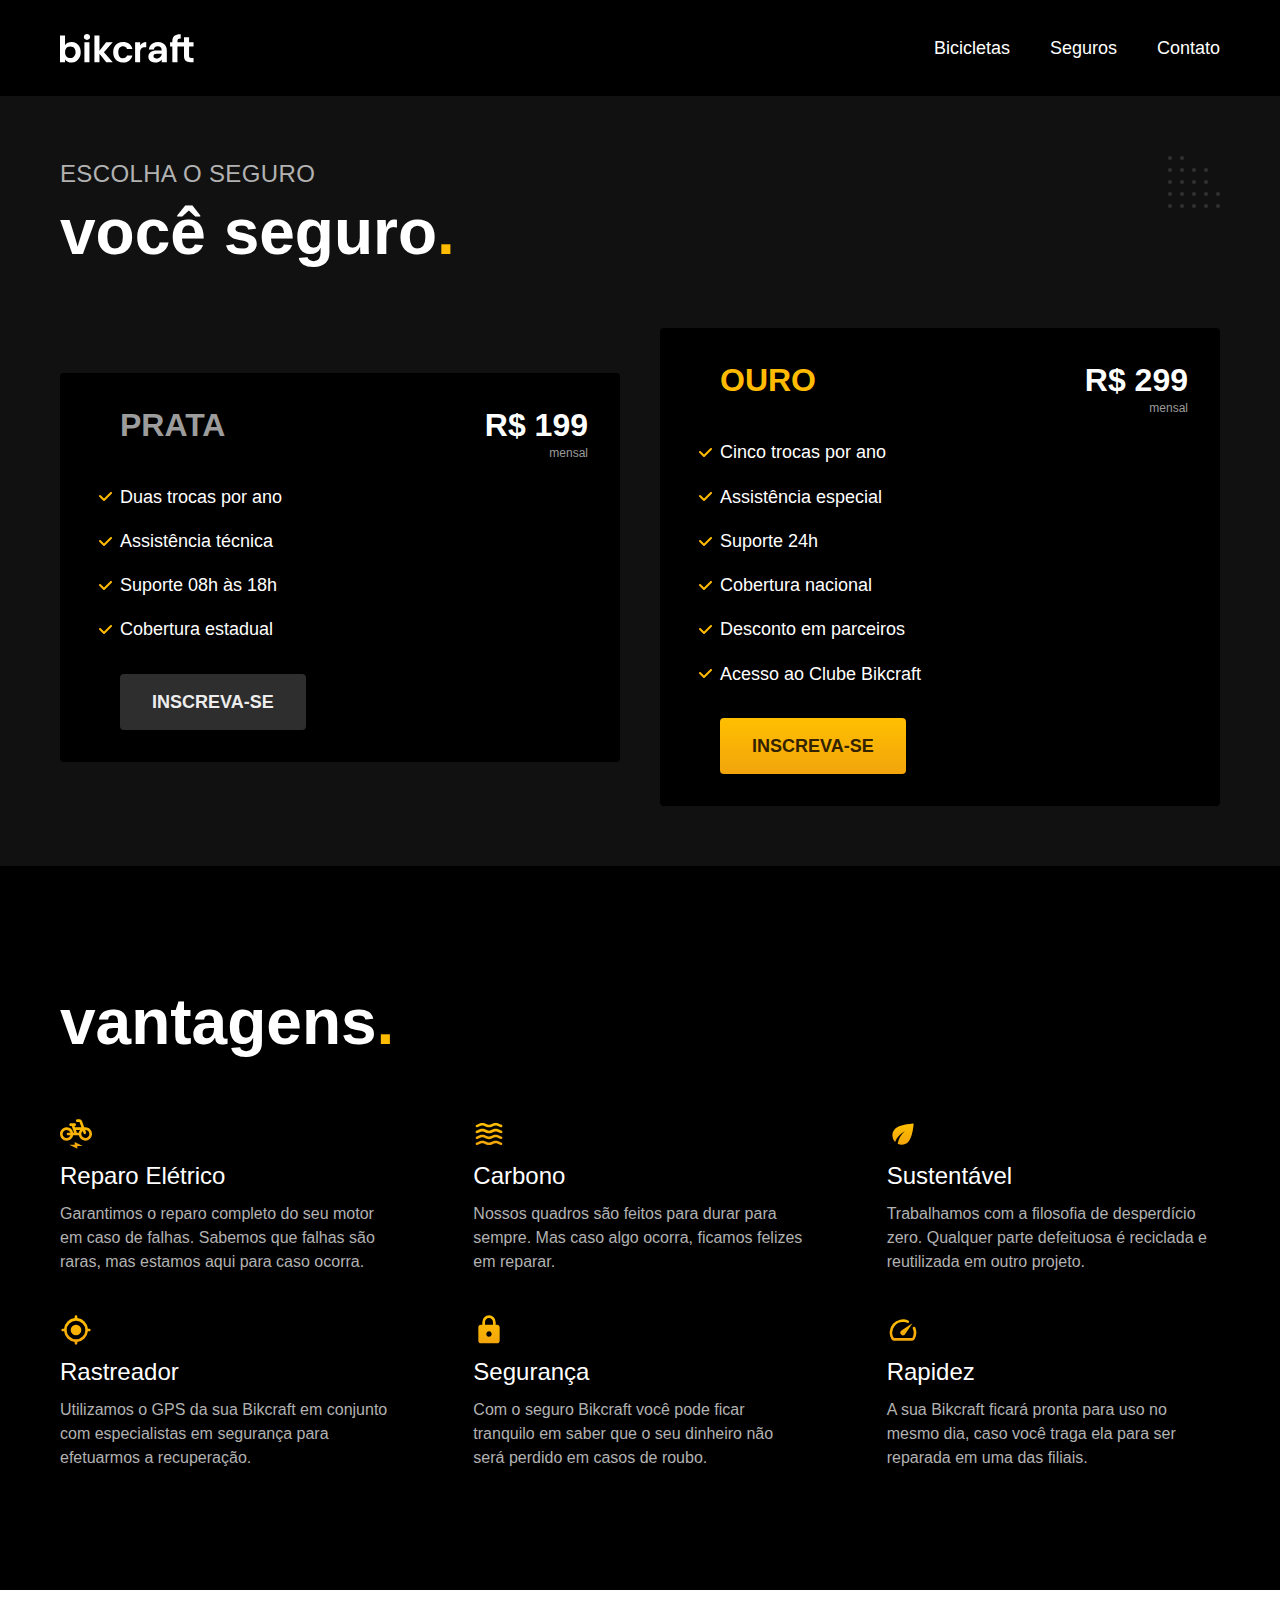
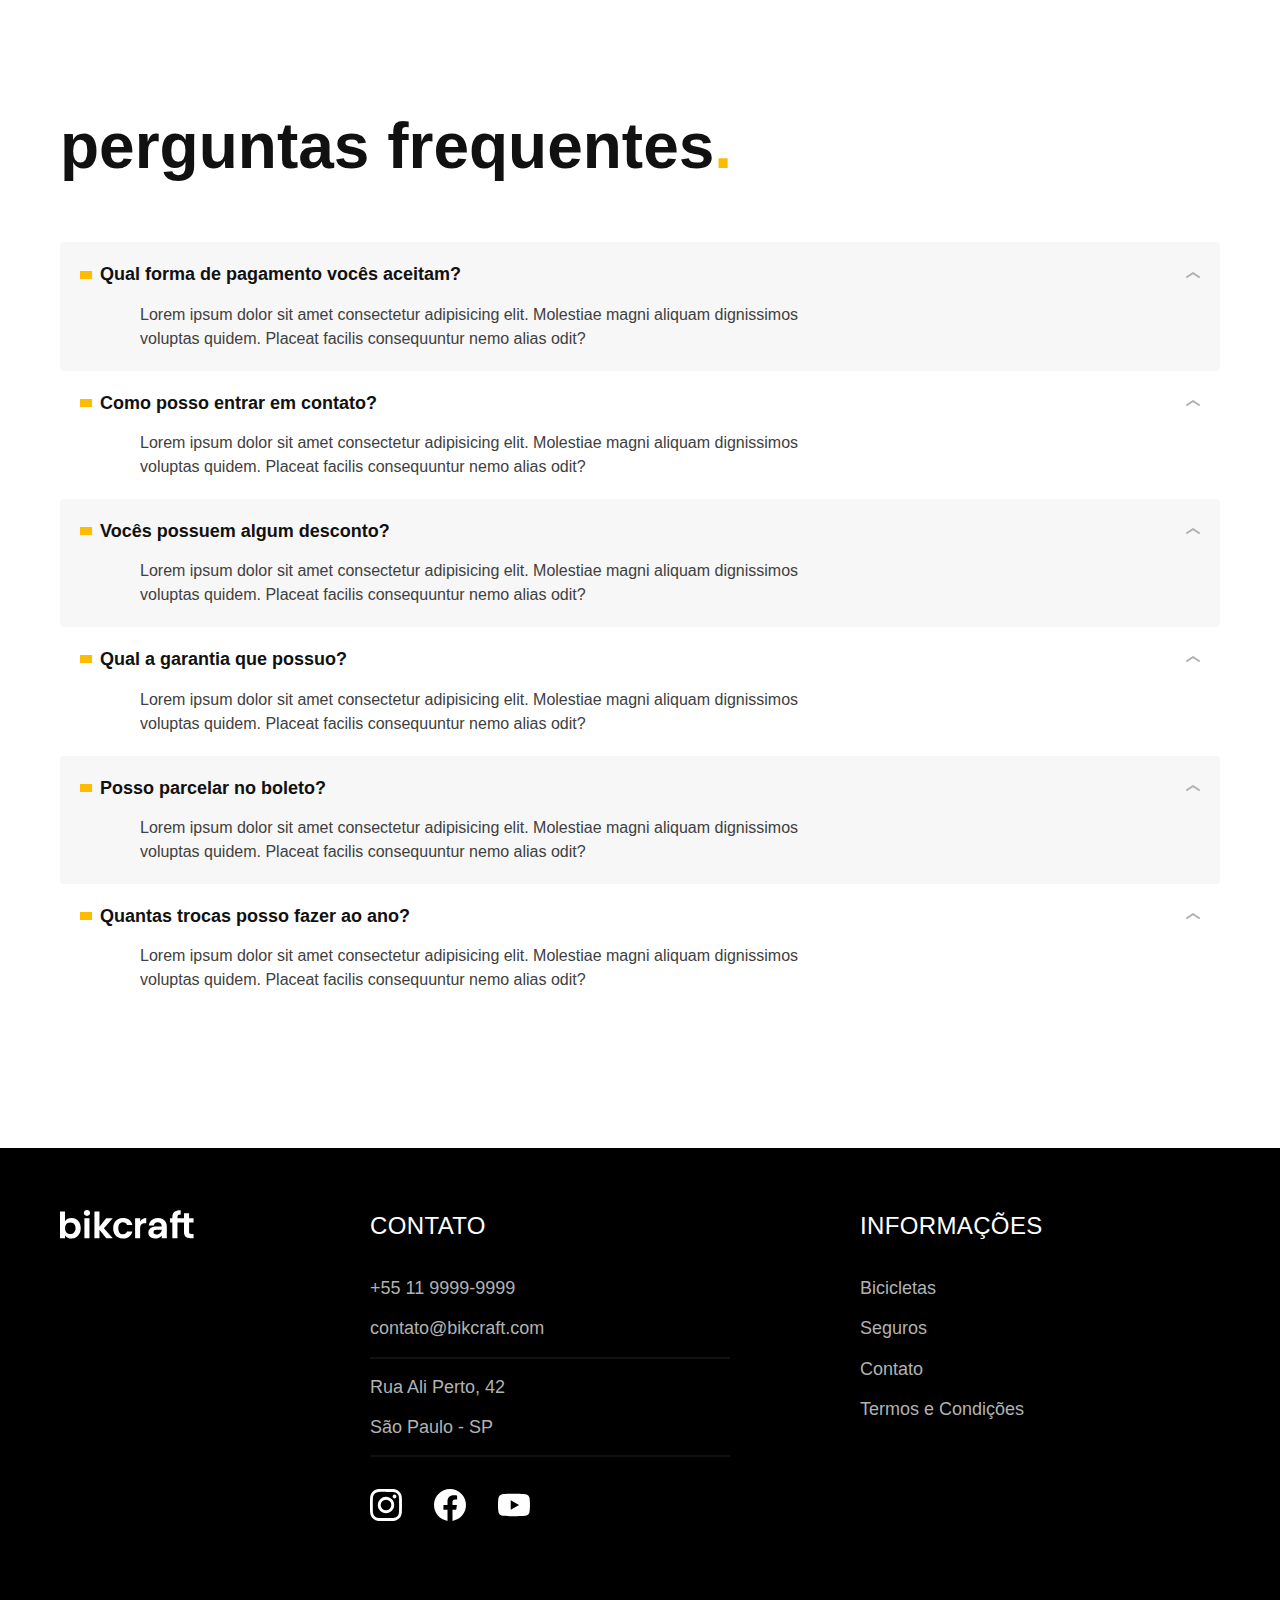
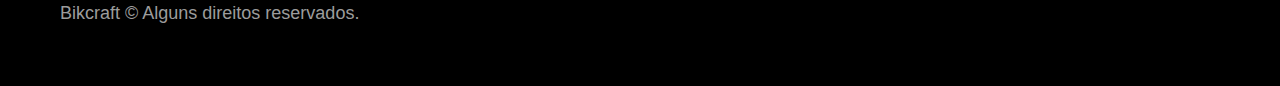
<file: seguros.html>
<!DOCTYPE html>
<html lang="pt-br">

<head>
  <meta charset="UTF-8">
  <meta name="viewport" content="width=device-width, initial-scale=1.0">

  <title>Seguros | Bikcraft</title>
  <meta name="description" content="Seguros.">

  <link rel="preload" href="./css/style.css" as="style">
  <link rel="stylesheet" href="./css/style.css">
</head>

<body id="seguros">
  <header class="header-bg">
    <div class="header container">
      <a href="./">
        <img src="./img/bikcraft.svg" width="136" height="32" alt="Bikcraft">
      </a>

      <nav aria-label="primaria">
        <ul class="header-menu font-1-m cor-0">
          <li><a href="./bicicletas.html">Bicicletas</a></li>
          <li><a href="./seguros.html">Seguros</a></li>
          <li><a href="./contato.html">Contato</a></li>
        </ul>
      </nav>
    </div>
  </header>

  <main class="seguros-bg">
    <div class="titulo-bg">
      <div class="titulo container">
        <p class="font-2-l-b cor-5">Escolha o seguro</p>
        <h1 class="font-1-xxl cor-0">você seguro<span class="cor-p1">.</span></h1>
      </div>
    </div>

    <div class="seguros container">

      <div class="seguros-item">
        <h3 class="font-1-xl cor-6">PRATA</h3>
        <span class="font-1-xl cor-0">R$ 199 <span class="font-1-xs cor-6">mensal</span></span>
        <ul class="font-2-m cor-0">
          <li>Duas trocas por ano</li>
          <li>Assistência técnica</li>
          <li>Suporte 08h às 18h</li>
          <li>Cobertura estadual</li>
        </ul>
        <a class="botao secundario" href="./orcamento.html">Inscreva-se</a>
      </div>

      <div class="seguros-item">
        <h3 class="font-1-xl cor-p1">OURO</h3>
        <span class="font-1-xl cor-0">R$ 299 <span class="font-1-xs cor-6">mensal</span></span>
        <ul class="font-2-m cor-0">
          <li>Cinco trocas por ano</li>
          <li>Assistência especial</li>
          <li>Suporte 24h</li>
          <li>Cobertura nacional</li>
          <li>Desconto em parceiros</li>
          <li>Acesso ao Clube Bikcraft</li>
        </ul>
        <a class="botao" href="./orcamento.html">Inscreva-se</a>
      </div>
    </div>
  </main>

  <article class="vantagens-bg">
    <div class="vantagens container">
      <h2 class="font-1-xxl cor-0">vantagens<span class="cor-p1">.</span></h2>
      <ul>
        <li>
          <img src="./img/icones/eletrica.svg" width="32" height="32" alt="">
          <h3 class="font-1-l cor-0">Reparo Elétrico</h3>
          <p class="font-2-s cor-5">Garantimos o reparo completo do seu motor em caso de falhas. Sabemos que falhas são raras, mas estamos aqui para caso ocorra.</p>
        </li>
        <li>
          <img src="./img/icones/carbono.svg" width="32" height="32" alt="">
          <h3 class="font-1-l cor-0">Carbono</h3>
          <p class="font-2-s cor-5">Nossos quadros são feitos para durar para sempre. Mas caso algo ocorra, ficamos felizes em reparar.</p>
        </li>
        <li>
          <img src="./img/icones/sustentavel.svg" width="32" height="32" alt="">
          <h3 class="font-1-l cor-0">Sustentável</h3>
          <p class="font-2-s cor-5">Trabalhamos com a filosofia de desperdício zero. Qualquer parte defeituosa é reciclada e reutilizada em outro projeto.</p>
        </li>
        <li>
          <img src="./img/icones/rastreador.svg" width="32" height="32" alt="">
          <h3 class="font-1-l cor-0">Rastreador</h3>
          <p class="font-2-s cor-5">Utilizamos o GPS da sua Bikcraft em conjunto com especialistas em segurança para efetuarmos a recuperação.</p>
        </li>
        <li>
          <img src="./img/icones/seguro.svg" width="32" height="32" alt="">
          <h3 class="font-1-l cor-0">Segurança</h3>
          <p class="font-2-s cor-5">Com o seguro Bikcraft você pode ficar tranquilo em saber que o seu dinheiro não será perdido em casos de roubo.</p>
        </li>
        <li>
          <img src="./img/icones/velocidade.svg" width="32" height="32" alt="">
          <h3 class="font-1-l cor-0">Rapidez</h3>
          <p class="font-2-s cor-5">A sua Bikcraft ficará pronta para uso no mesmo dia, caso você traga ela para ser reparada em uma das filiais.</p>
        </li>
      </ul>
    </div>
  </article>

  <article class="perguntas container">
    <h2 class="font-1-xxl">perguntas frequentes<span class="cor-p1">.</span></h2>

    <dl>
      <div>
        <dt class="font-1-m-b">Qual forma de pagamento vocês aceitam?</dt>
        <dd class="font-2-s cor-9">Lorem ipsum dolor sit amet consectetur adipisicing elit. Molestiae magni aliquam dignissimos voluptas quidem. Placeat facilis consequuntur nemo alias odit?</dd>
      </div>
      <div>
        <dt class="font-1-m-b">Como posso entrar em contato?</dt>
        <dd class="font-2-s cor-9">Lorem ipsum dolor sit amet consectetur adipisicing elit. Molestiae magni aliquam dignissimos voluptas quidem. Placeat facilis consequuntur nemo alias odit?</dd>
      </div>
      <div>
        <dt class="font-1-m-b">Vocês possuem algum desconto?</dt>
        <dd class="font-2-s cor-9">Lorem ipsum dolor sit amet consectetur adipisicing elit. Molestiae magni aliquam dignissimos voluptas quidem. Placeat facilis consequuntur nemo alias odit?</dd>
      </div>
      <div>
        <dt class="font-1-m-b">Qual a garantia que possuo?</dt>
        <dd class="font-2-s cor-9">Lorem ipsum dolor sit amet consectetur adipisicing elit. Molestiae magni aliquam dignissimos voluptas quidem. Placeat facilis consequuntur nemo alias odit?</dd>
      </div>
      <div>
        <dt class="font-1-m-b">Posso parcelar no boleto?</dt>
        <dd class="font-2-s cor-9">Lorem ipsum dolor sit amet consectetur adipisicing elit. Molestiae magni aliquam dignissimos voluptas quidem. Placeat facilis consequuntur nemo alias odit?</dd>
      </div>
      <div>
        <dt class="font-1-m-b">Quantas trocas posso fazer ao ano?</dt>
        <dd class="font-2-s cor-9">Lorem ipsum dolor sit amet consectetur adipisicing elit. Molestiae magni aliquam dignissimos voluptas quidem. Placeat facilis consequuntur nemo alias odit?</dd>
      </div>
    </dl>
  </article>

  <footer class="footer-bg">
    <div class="footer container">
      <img src="./img/bikcraft.svg" width="136" height="32" alt="Bikcraft">
      <div class="footer-contato">
        <h3 class="font-2-l-b cor-0">Contato</h3>
        <ul class="font-2-m cor-5">
          <li><a href="tel:+551199999999">+55 11 9999-9999</a></li>
          <li><a href="mailto:contato@bikcraft.com">contato@bikcraft.com</a></li>
          <li>Rua Ali Perto, 42</li>
          <li>São Paulo - SP</li>
        </ul>
        <div class="footer-redes">
          <a href="./">
            <img src="./img/redes/instagram.svg" width="32" height="32" alt="Instagram">
          </a>
          <a href="./">
            <img src="./img/redes/facebook.svg" width="32" height="32" alt="Facebook">
          </a>
          <a href="./">
            <img src="./img/redes/youtube.svg" width="32" height="32" alt="Youtube">
          </a>
        </div>
      </div>
      <div class="footer-informacoes">
        <h3 class="font-2-l-b cor-0">Informações</h3>
        <nav>
          <ul class="font-1-m cor-5">
            <li><a href="./bicicletas.html">Bicicletas</a></li>
            <li><a href="./seguros.html">Seguros</a></li>
            <li><a href="./contato.html">Contato</a></li>
            <li><a href="./termos.html">Termos e Condições</a></li>
          </ul>
        </nav>
      </div>
      <p class="footer-copy font-2-m cor-6">Bikcraft © Alguns direitos reservados.</p>
    </div>
  </footer>
</body>

</html>
</file>
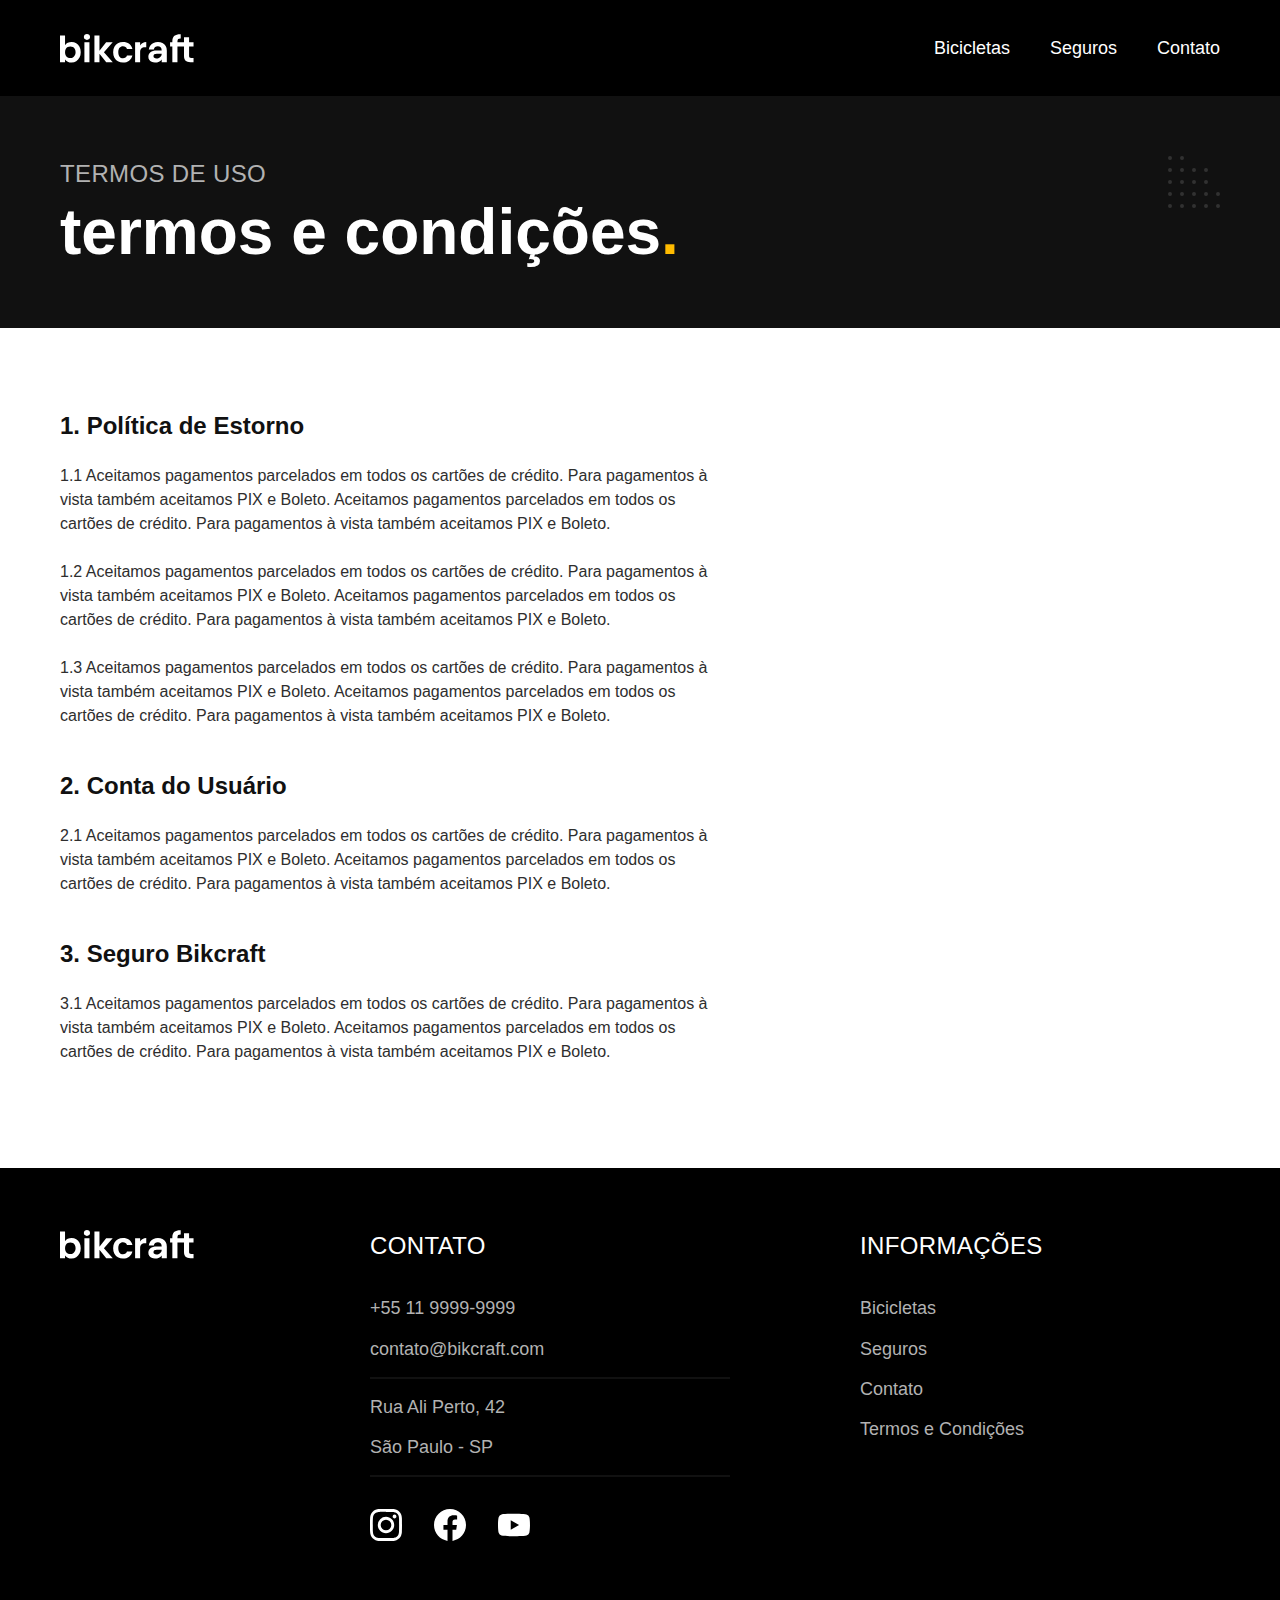
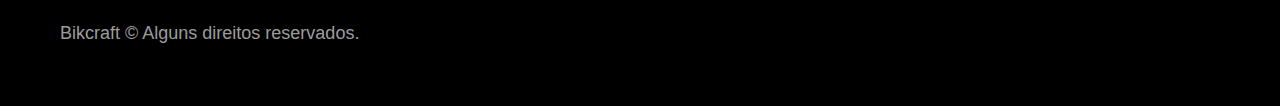
<file: termos.html>
<!DOCTYPE html>
<html lang="pt-br">

<head>
  <meta charset="UTF-8">
  <meta name="viewport" content="width=device-width, initial-scale=1.0">

  <title>Termos e Condições | Bikcraft</title>
  <meta name="description" content="Termos e condições.">

  <link rel="preload" href="./css/style.css" as="style">
  <link rel="stylesheet" href="./css/style.css">
</head>

<body>
  <header class="header-bg">
    <div class="header container">
      <a href="./">
        <img src="./img/bikcraft.svg" width="136" height="32" alt="Bikcraft">
      </a>

      <nav aria-label="primaria">
        <ul class="header-menu font-1-m cor-0">
          <li><a href="./bicicletas.html">Bicicletas</a></li>
          <li><a href="./seguros.html">Seguros</a></li>
          <li><a href="./contato.html">Contato</a></li>
        </ul>
      </nav>
    </div>
  </header>

  <main>
    <div class="titulo-bg">
      <div class="titulo container">
        <p class="font-2-l-b cor-5">Termos de uso</p>
        <h1 class="font-1-xxl cor-0">termos e condições<span class="cor-p1">.</span></h1>
      </div>
    </div>

    <div class="termos font-2-s cor-10 container">
      <h2 class="font-1-l cor-11">1. Política de Estorno</h2>
      <p>1.1 Aceitamos pagamentos parcelados em todos os cartões de crédito. Para pagamentos à vista também aceitamos PIX e Boleto. Aceitamos pagamentos parcelados em todos os cartões de crédito. Para pagamentos à vista também aceitamos PIX e Boleto.</p>
      <p>1.2 Aceitamos pagamentos parcelados em todos os cartões de crédito. Para pagamentos à vista também aceitamos PIX e Boleto. Aceitamos pagamentos parcelados em todos os cartões de crédito. Para pagamentos à vista também aceitamos PIX e Boleto.</p>
      <p>1.3 Aceitamos pagamentos parcelados em todos os cartões de crédito. Para pagamentos à vista também aceitamos PIX e Boleto. Aceitamos pagamentos parcelados em todos os cartões de crédito. Para pagamentos à vista também aceitamos PIX e Boleto.</p>
      <h2 class="font-1-l cor-11">2. Conta do Usuário</h2>
      <p>2.1 Aceitamos pagamentos parcelados em todos os cartões de crédito. Para pagamentos à vista também aceitamos PIX e Boleto. Aceitamos pagamentos parcelados em todos os cartões de crédito. Para pagamentos à vista também aceitamos PIX e Boleto.</p>
      <h2 class="font-1-l cor-11">3. Seguro Bikcraft</h2>
      <p>3.1 Aceitamos pagamentos parcelados em todos os cartões de crédito. Para pagamentos à vista também aceitamos PIX e Boleto. Aceitamos pagamentos parcelados em todos os cartões de crédito. Para pagamentos à vista também aceitamos PIX e Boleto.</p>
    </div>
  </main>

  <footer class="footer-bg">
    <div class="footer container">
      <img src="./img/bikcraft.svg" width="136" height="32" alt="Bikcraft">
      <div class="footer-contato">
        <h3 class="font-2-l-b cor-0">Contato</h3>
        <ul class="font-2-m cor-5">
          <li><a href="tel:+551199999999">+55 11 9999-9999</a></li>
          <li><a href="mailto:contato@bikcraft.com">contato@bikcraft.com</a></li>
          <li>Rua Ali Perto, 42</li>
          <li>São Paulo - SP</li>
        </ul>
        <div class="footer-redes">
          <a href="./">
            <img src="./img/redes/instagram.svg" width="32" height="32" alt="Instagram">
          </a>
          <a href="./">
            <img src="./img/redes/facebook.svg" width="32" height="32" alt="Facebook">
          </a>
          <a href="./">
            <img src="./img/redes/youtube.svg" width="32" height="32" alt="Youtube">
          </a>
        </div>
      </div>
      <div class="footer-informacoes">
        <h3 class="font-2-l-b cor-0">Informações</h3>
        <nav>
          <ul class="font-1-m cor-5">
            <li><a href="./bicicletas.html">Bicicletas</a></li>
            <li><a href="./seguros.html">Seguros</a></li>
            <li><a href="./contato.html">Contato</a></li>
            <li><a href="./termos.html">Termos e Condições</a></li>
          </ul>
        </nav>
      </div>
      <p class="footer-copy font-2-m cor-6">Bikcraft © Alguns direitos reservados.</p>
    </div>
  </footer>
</body>

</html>
</file>
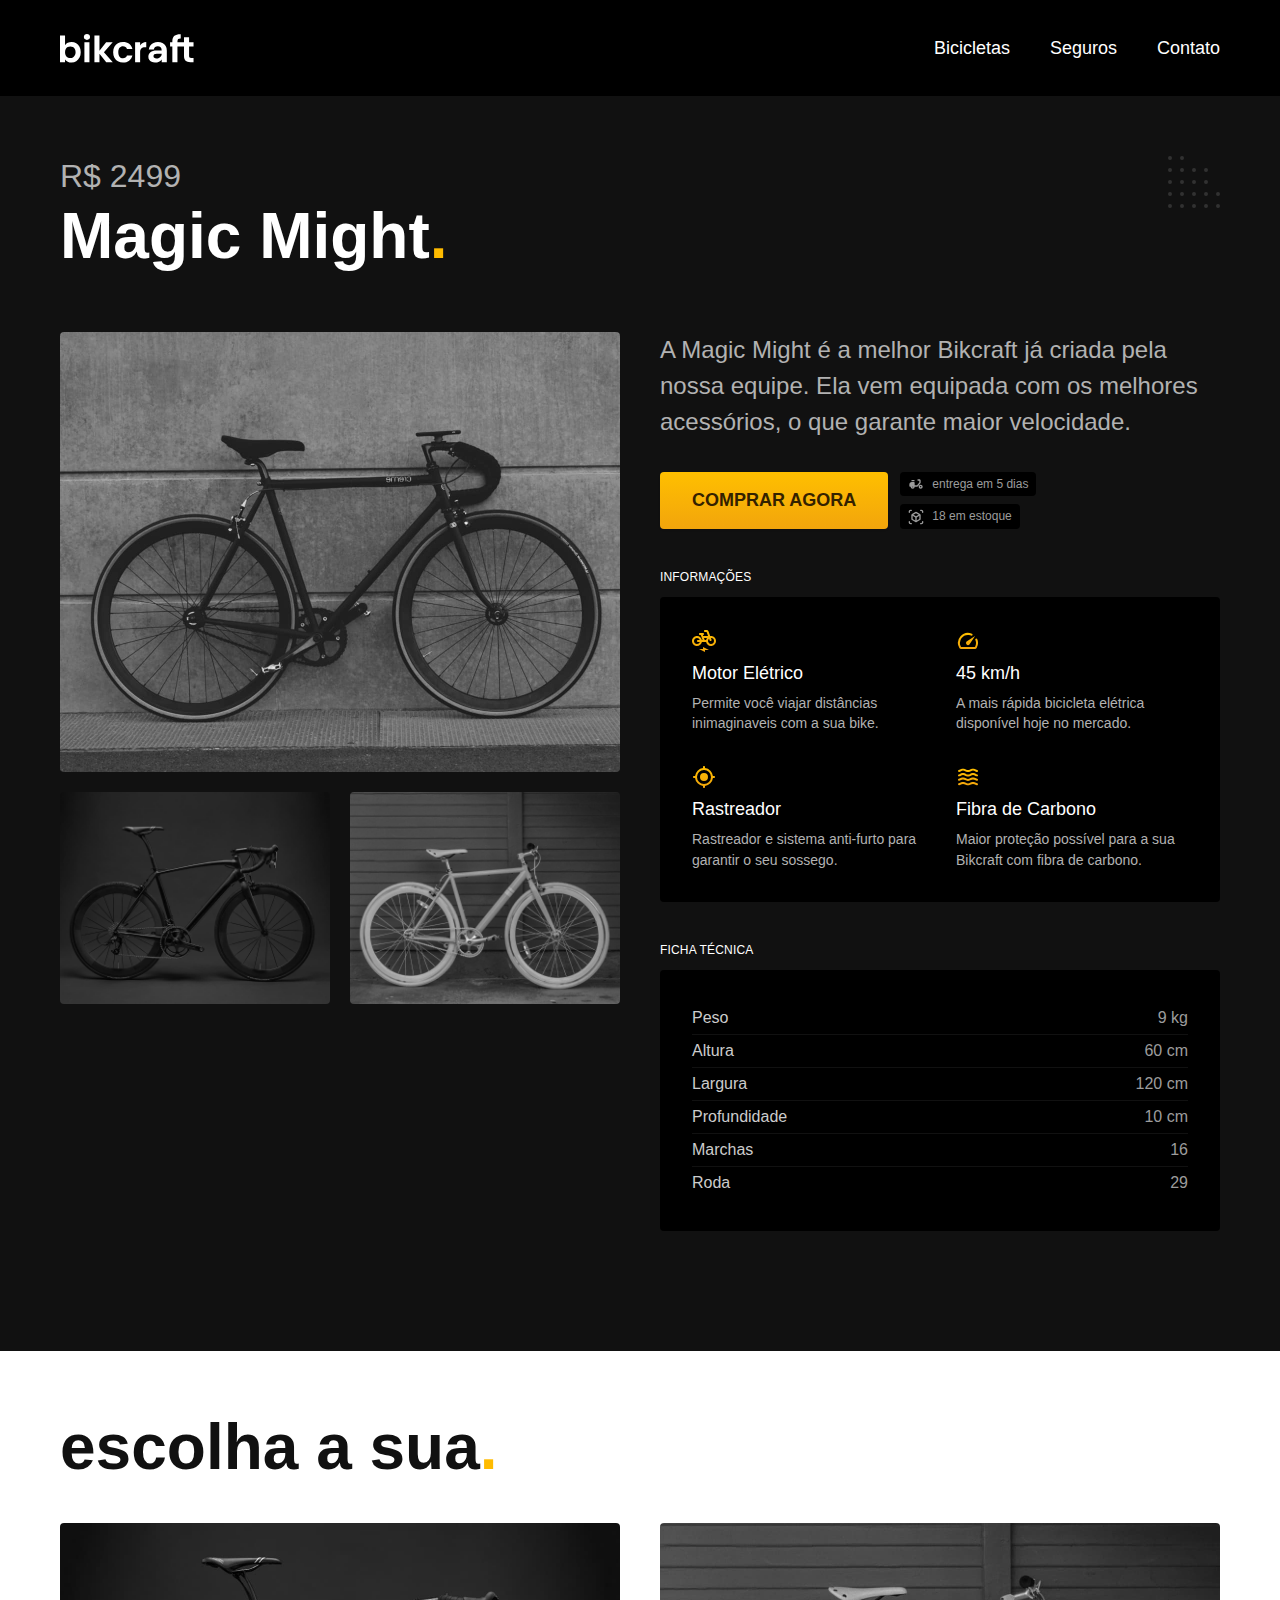
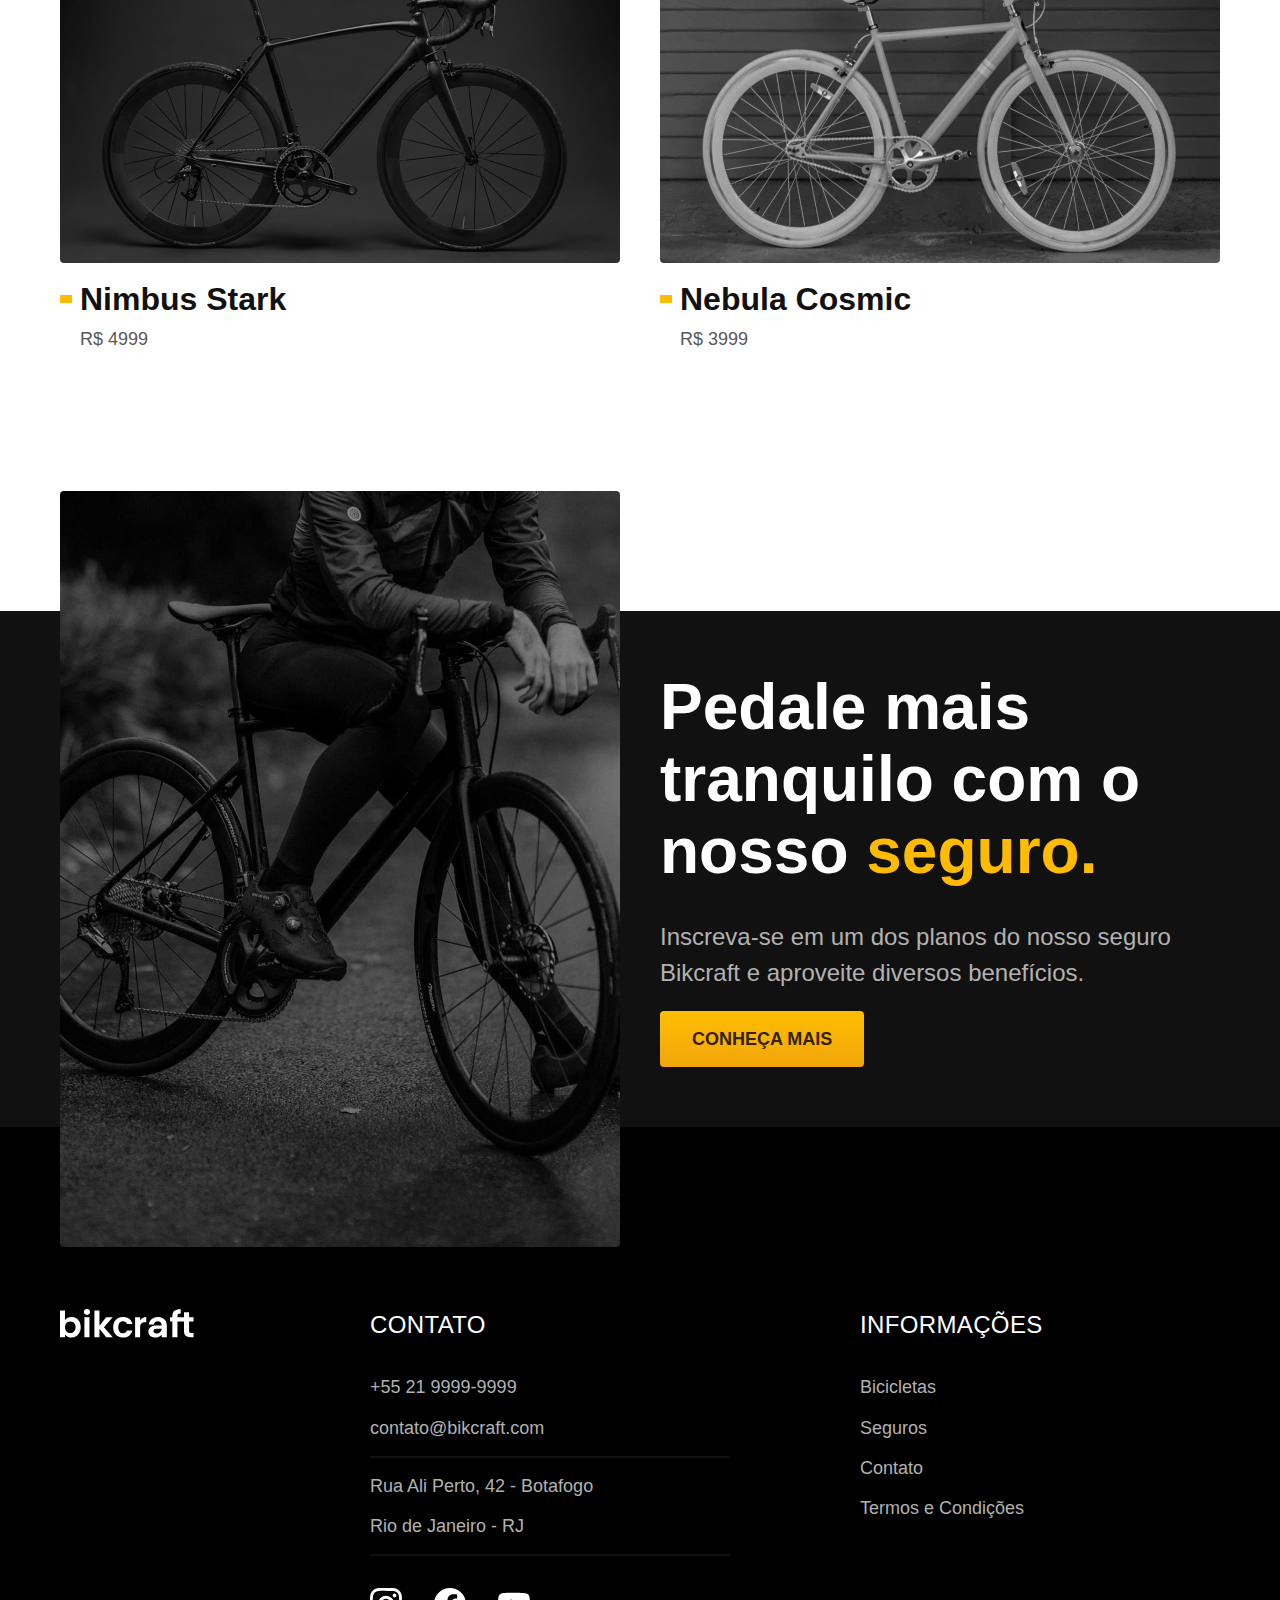
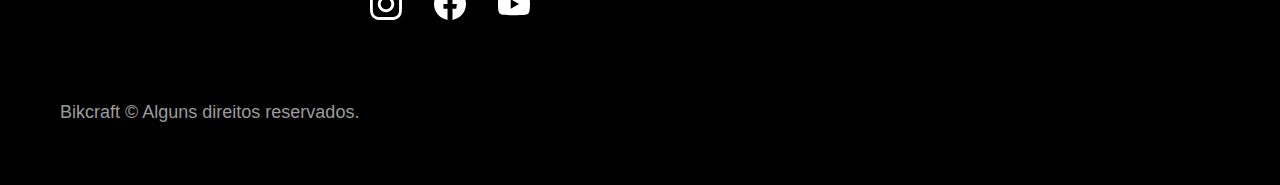
<file: bicicletas/magic.html>
<!DOCTYPE html>
<html lang="pt-br">

<head>
  <meta charset="UTF-8">
  <meta name="viewport" content="width=device-width, initial-scale=1.0">

  <title>Magic | Bikcraft</title>
  <meta name="description" content="Magic.">

  <link rel="stylesheet" href="../css/style.css">
</head>

<body id="bicicleta">
  <header class="header-bg">
    <div class="header container">
      <a href="../">
        <img src="../img/bikcraft.svg" alt="Bikcraft">
      </a>

      <nav aria-label="primaria">
        <ul class="header-menu font-1-m cor-0">
          <li><a href="../bicicletas.html">Bicicletas</a></li>
          <li><a href="../seguros.html">Seguros</a></li>
          <li><a href="../contato.html">Contato</a></li>
        </ul>
      </nav>
    </div>
  </header>

  <main class="titulo-bg">
    <div>
      <div class="titulo container">
        <p class="font-2-xl cor-5">R$ 2499</p>
        <h1 class="font-1-xxl cor-0">Magic Might<span class="cor-p1">.</span></h1>
      </div>
    </div>
    <div class="bicicleta container">
      <div class="bicicleta-imagens">
        <img src="../img/bicicleta/nimbus2.jpg" alt="">
        <img src="../img/bicicleta/nimbus1.jpg" alt="">
        <img src="../img/bicicleta/nimbus3.jpg" alt="">
      </div>
      <div class="bicicleta-conteudo">
        <p class="font-2-l cor-5">A Magic Might é a melhor Bikcraft já criada pela nossa equipe. Ela vem equipada com os melhores acessórios, o que garante maior velocidade.</p>
        <div class="bicicleta-comprar">
          <a class="botao" href="../orcamento.html">Comprar Agora</a>
          <span class="font-1-xs cor-6"><img src="../img/icones/entrega.svg" alt=""> entrega em 5 dias</span>
          <span class="font-1-xs cor-6"><img src="../img/icones/estoque.svg" alt=""> 18 em estoque</span>
        </div>

        <h2 class="font-1-xs cor-0">Informações</h2>
        <ul class="bicicleta-informacoes">
          <li>
            <img src="../img/icones/eletrica.svg" alt="">
            <h3 class="font-1-m cor-0">Motor Elétrico</h3>
            <p class="font-2-xs cor-5">Permite você viajar distâncias inimaginaveis com a sua bike.</p>
          </li>
          <li>
            <img src="../img/icones/velocidade.svg" alt="">
            <h3 class="font-1-m cor-0">45 km/h</h3>
            <p class="font-2-xs cor-5">A mais rápida bicicleta elétrica disponível hoje no mercado.</p>
          </li>
          <li>
            <img src="../img/icones/rastreador.svg" alt="">
            <h3 class="font-1-m cor-0">Rastreador</h3>
            <p class="font-2-xs cor-5">Rastreador e sistema anti-furto para garantir o seu sossego.</p>
          </li>
          <li>
            <img src="../img/icones/carbono.svg" alt="">
            <h3 class="font-1-m cor-0">Fibra de Carbono</h3>
            <p class="font-2-xs cor-5">Maior proteção possível para a sua Bikcraft com fibra de carbono.</p>
          </li>
        </ul>
        <h2 class="font-1-xs cor-0">Ficha Técnica</h2>
        <ul class="bicicleta-ficha font-2-s cor-4">
          <li>Peso <span>9 kg</span></li>
          <li>Altura <span>60 cm</span></li>
          <li>Largura <span>120 cm</span></li>
          <li>Profundidade <span>10 cm</span></li>
          <li>Marchas <span>16</span></li>
          <li>Roda <span>29</span></li>
        </ul>
      </div>
    </div>
  </main>

  <article class="bicicletas-lista container">
    <h2 class="font-1-xxl">escolha a sua<span class="cor-p1">.</span></h2>

    <ul>
      <li>
        <a href="./nimbus.html">
          <img src="../img/bicicletas/nimbus.jpg" alt="Bicicleta preta">
          <h3 class="font-1-xl">Nimbus Stark</h3>
          <span class="font-2-m cor-8">R$ 4999</span>
        </a>
      </li>
      <li>
        <a href="./nebula.html">
          <img src="../img/bicicletas/nebula.jpg" alt="Bicicleta preta">
          <h3 class="font-1-xl">Nebula Cosmic</h3>
          <span class="font-2-m cor-8">R$ 3999</span>
        </a>
      </li>
    </ul>
  </article>

  <article class="seguro-bg">
    <div class="seguro container">
      <div class="seguro-imagem">
        <img src="../img/fotos/seguros.jpg" alt="Pessoa parada em cima de uma bicicleta.">
      </div>
      <div class="seguro-conteudo">
        <h2 class="font-1-xxl cor-0">Pedale mais tranquilo com o nosso <span class="cor-p1">seguro.</span></h2>
        <p class="font-2-l cor-5">Inscreva-se em um dos planos do nosso seguro Bikcraft e aproveite diversos benefícios.</p>
        <a class="botao" href="../seguros.html">Conheça Mais</a>
      </div>
    </div>
  </article>

  <footer class="footer-bg">
    <div class="footer container">
      <img src="../img/bikcraft.svg" alt="Bikcraft">
      <div class="footer-contato">
        <h3 class="font-2-l-b cor-0">Contato</h3>
        <ul class="font-2-m cor-5">
          <li><a href="tel:+552199999999">+55 21 9999-9999</a></li>
          <li><a href="mailto:contato@bikcraft.com">contato@bikcraft.com</a></li>
          <li>Rua Ali Perto, 42 - Botafogo</li>
          <li>Rio de Janeiro - RJ</li>
        </ul>
        <div class="footer-redes">
          <a href="../">
            <img src="../img/redes/instagram.svg" alt="Instagram">
          </a>
          <a href="../">
            <img src="../img/redes/facebook.svg" alt="Facebook">
          </a>
          <a href="../">
            <img src="../img/redes/youtube.svg" alt="Youtube">
          </a>
        </div>
      </div>
      <div class="footer-informacoes">
        <h3 class="font-2-l-b cor-0">Informações</h3>
        <nav>
          <ul class="font-1-m cor-5">
            <li><a href="../bicicletas.html">Bicicletas</a></li>
            <li><a href="../seguros.html">Seguros</a></li>
            <li><a href="../contato.html">Contato</a></li>
            <li><a href="../termos.html">Termos e Condições</a></li>
          </ul>
        </nav>
      </div>
      <p class="footer-copy font-2-m cor-6">Bikcraft © Alguns direitos reservados.</p>
    </div>
  </footer>
</body>

</html>
</file>
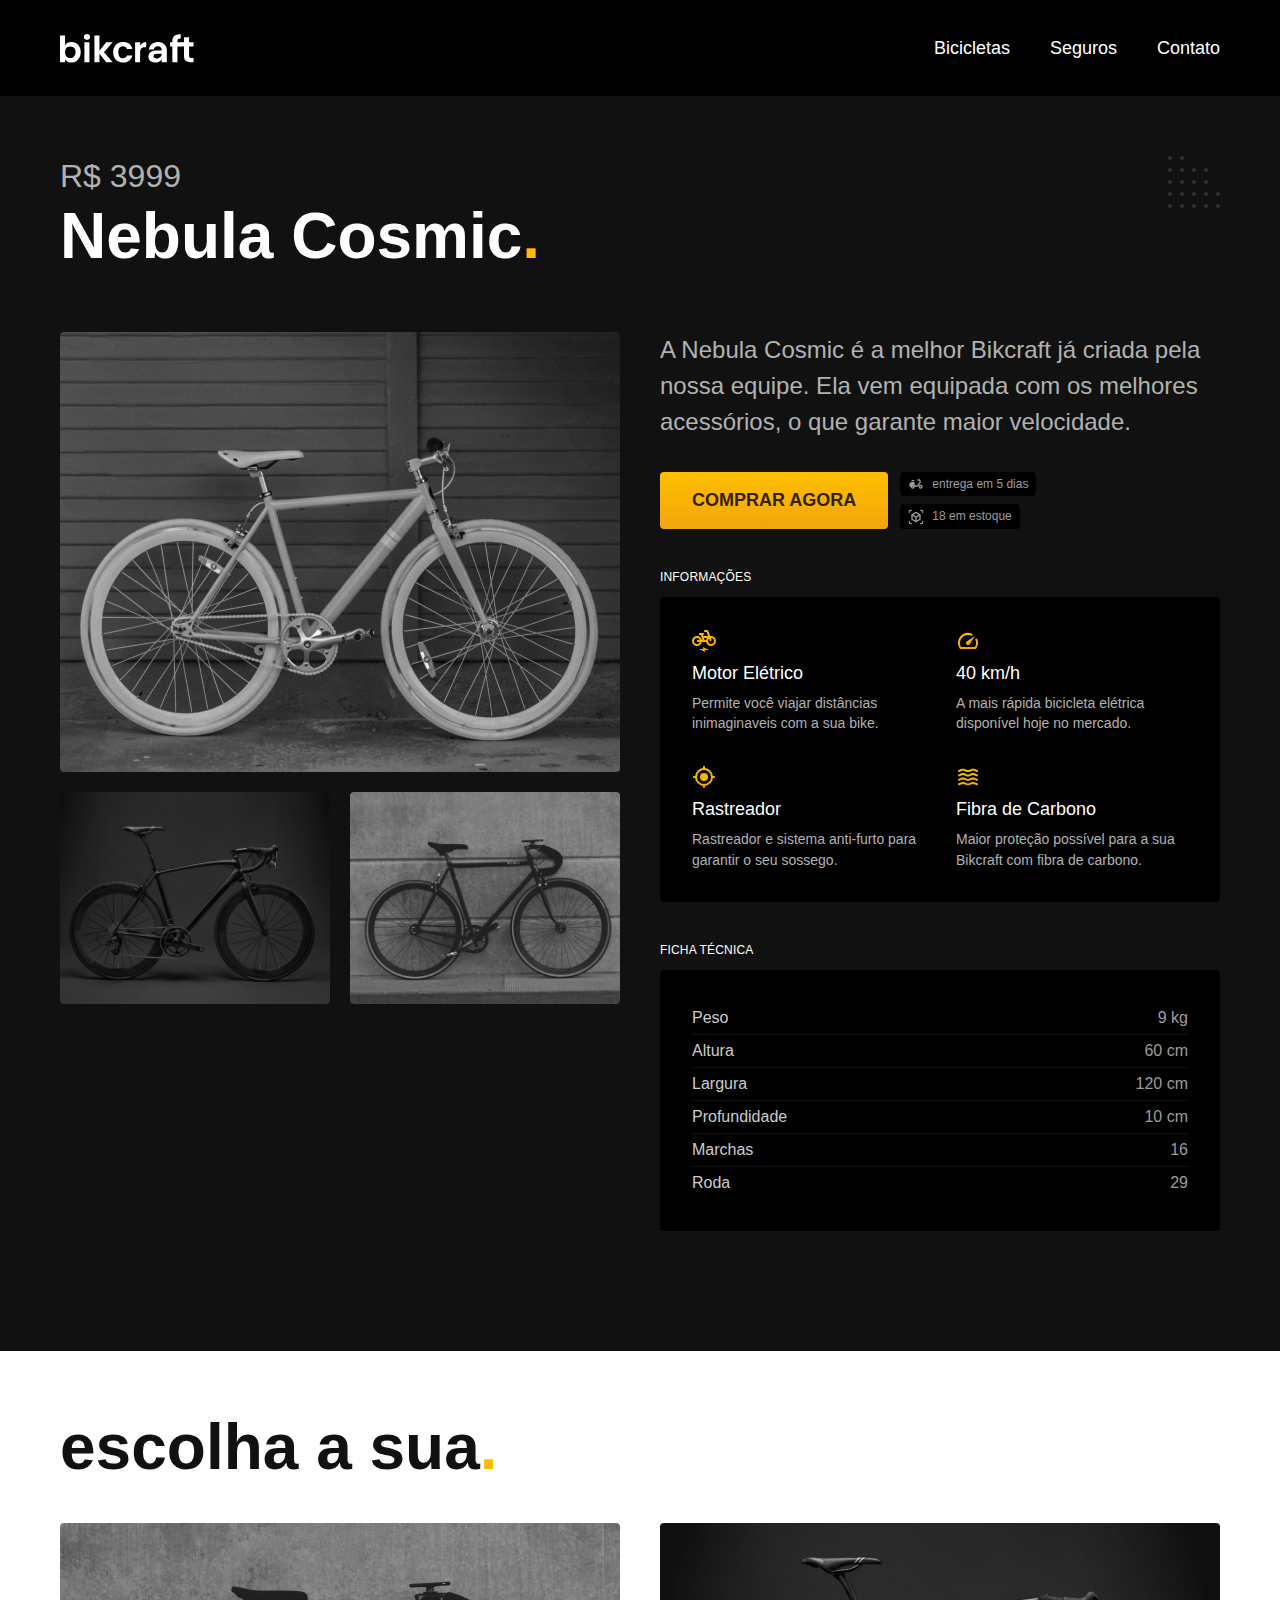
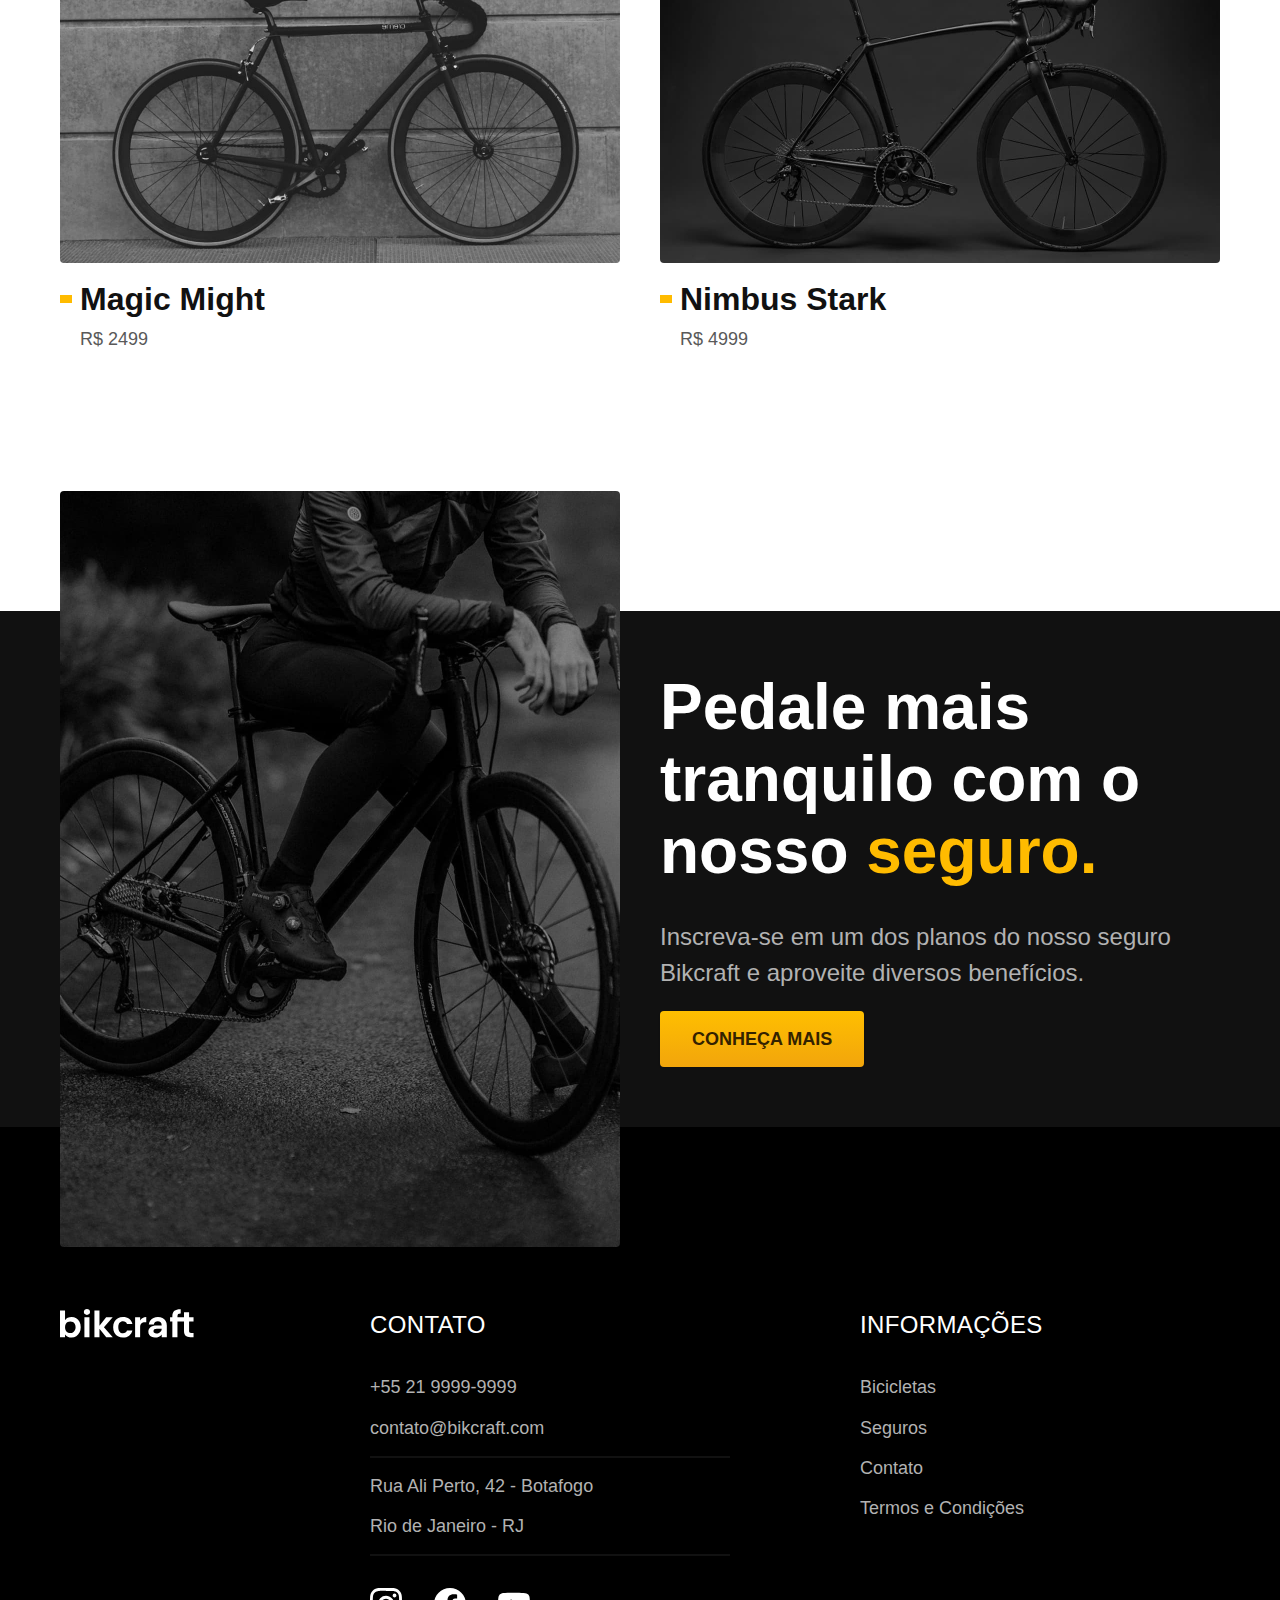
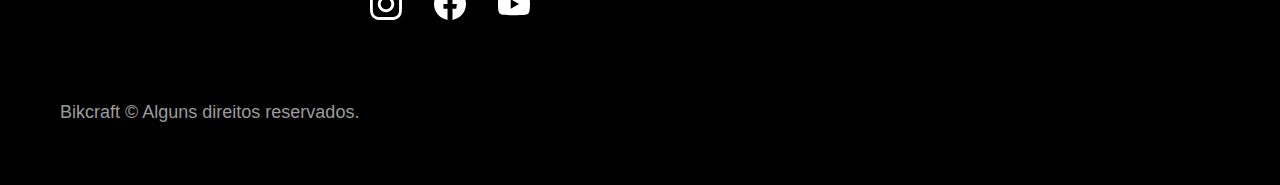
<file: bicicletas/nebula.html>
<!DOCTYPE html>
<html lang="pt-br">

<head>
  <meta charset="UTF-8">
  <meta name="viewport" content="width=device-width, initial-scale=1.0">

  <title>Nebula | Bikcraft</title>
  <meta name="description" content="Nebula.">

  <link rel="stylesheet" href="../css/style.css">
</head>

<body id="bicicleta">
  <header class="header-bg">
    <div class="header container">
      <a href="../">
        <img src="../img/bikcraft.svg" alt="Bikcraft">
      </a>

      <nav aria-label="primaria">
        <ul class="header-menu font-1-m cor-0">
          <li><a href="../bicicletas.html">Bicicletas</a></li>
          <li><a href="../seguros.html">Seguros</a></li>
          <li><a href="../contato.html">Contato</a></li>
        </ul>
      </nav>
    </div>
  </header>

  <main class="titulo-bg">
    <div>
      <div class="titulo container">
        <p class="font-2-xl cor-5">R$ 3999</p>
        <h1 class="font-1-xxl cor-0">Nebula Cosmic<span class="cor-p1">.</span></h1>
      </div>
    </div>
    <div class="bicicleta container">
      <div class="bicicleta-imagens">
        <img src="../img/bicicleta/nimbus3.jpg" alt="">
        <img src="../img/bicicleta/nimbus1.jpg" alt="">
        <img src="../img/bicicleta/nimbus2.jpg" alt="">
      </div>
      <div class="bicicleta-conteudo">
        <p class="font-2-l cor-5">A Nebula Cosmic é a melhor Bikcraft já criada pela nossa equipe. Ela vem equipada com os melhores acessórios, o que garante maior velocidade.</p>
        <div class="bicicleta-comprar">
          <a class="botao" href="../orcamento.html">Comprar Agora</a>
          <span class="font-1-xs cor-6"><img src="../img/icones/entrega.svg" alt=""> entrega em 5 dias</span>
          <span class="font-1-xs cor-6"><img src="../img/icones/estoque.svg" alt=""> 18 em estoque</span>
        </div>

        <h2 class="font-1-xs cor-0">Informações</h2>
        <ul class="bicicleta-informacoes">
          <li>
            <img src="../img/icones/eletrica.svg" alt="">
            <h3 class="font-1-m cor-0">Motor Elétrico</h3>
            <p class="font-2-xs cor-5">Permite você viajar distâncias inimaginaveis com a sua bike.</p>
          </li>
          <li>
            <img src="../img/icones/velocidade.svg" alt="">
            <h3 class="font-1-m cor-0">40 km/h</h3>
            <p class="font-2-xs cor-5">A mais rápida bicicleta elétrica disponível hoje no mercado.</p>
          </li>
          <li>
            <img src="../img/icones/rastreador.svg" alt="">
            <h3 class="font-1-m cor-0">Rastreador</h3>
            <p class="font-2-xs cor-5">Rastreador e sistema anti-furto para garantir o seu sossego.</p>
          </li>
          <li>
            <img src="../img/icones/carbono.svg" alt="">
            <h3 class="font-1-m cor-0">Fibra de Carbono</h3>
            <p class="font-2-xs cor-5">Maior proteção possível para a sua Bikcraft com fibra de carbono.</p>
          </li>
        </ul>
        <h2 class="font-1-xs cor-0">Ficha Técnica</h2>
        <ul class="bicicleta-ficha font-2-s cor-4">
          <li>Peso <span>9 kg</span></li>
          <li>Altura <span>60 cm</span></li>
          <li>Largura <span>120 cm</span></li>
          <li>Profundidade <span>10 cm</span></li>
          <li>Marchas <span>16</span></li>
          <li>Roda <span>29</span></li>
        </ul>
      </div>
    </div>
  </main>

  <article class="bicicletas-lista container">
    <h2 class="font-1-xxl">escolha a sua<span class="cor-p1">.</span></h2>

    <ul>
      <li>
        <a href="./magic.html">
          <img src="../img/bicicletas/magic.jpg" alt="Bicicleta preta">
          <h3 class="font-1-xl">Magic Might</h3>
          <span class="font-2-m cor-8">R$ 2499</span>
        </a>
      </li>
      <li>
        <a href="./nimbus.html">
          <img src="../img/bicicletas/nimbus.jpg" alt="Bicicleta preta">
          <h3 class="font-1-xl">Nimbus Stark</h3>
          <span class="font-2-m cor-8">R$ 4999</span>
        </a>
      </li>
    </ul>
  </article>

  <article class="seguro-bg">
    <div class="seguro container">
      <div class="seguro-imagem">
        <img src="../img/fotos/seguros.jpg" alt="Pessoa parada em cima de uma bicicleta.">
      </div>
      <div class="seguro-conteudo">
        <h2 class="font-1-xxl cor-0">Pedale mais tranquilo com o nosso <span class="cor-p1">seguro.</span></h2>
        <p class="font-2-l cor-5">Inscreva-se em um dos planos do nosso seguro Bikcraft e aproveite diversos benefícios.</p>
        <a class="botao" href="../seguros.html">Conheça Mais</a>
      </div>
    </div>
  </article>

  <footer class="footer-bg">
    <div class="footer container">
      <img src="../img/bikcraft.svg" alt="Bikcraft">
      <div class="footer-contato">
        <h3 class="font-2-l-b cor-0">Contato</h3>
        <ul class="font-2-m cor-5">
          <li><a href="tel:+552199999999">+55 21 9999-9999</a></li>
          <li><a href="mailto:contato@bikcraft.com">contato@bikcraft.com</a></li>
          <li>Rua Ali Perto, 42 - Botafogo</li>
          <li>Rio de Janeiro - RJ</li>
        </ul>
        <div class="footer-redes">
          <a href="../">
            <img src="../img/redes/instagram.svg" alt="Instagram">
          </a>
          <a href="../">
            <img src="../img/redes/facebook.svg" alt="Facebook">
          </a>
          <a href="../">
            <img src="../img/redes/youtube.svg" alt="Youtube">
          </a>
        </div>
      </div>
      <div class="footer-informacoes">
        <h3 class="font-2-l-b cor-0">Informações</h3>
        <nav>
          <ul class="font-1-m cor-5">
            <li><a href="../bicicletas.html">Bicicletas</a></li>
            <li><a href="../seguros.html">Seguros</a></li>
            <li><a href="../contato.html">Contato</a></li>
            <li><a href="../termos.html">Termos e Condições</a></li>
          </ul>
        </nav>
      </div>
      <p class="footer-copy font-2-m cor-6">Bikcraft © Alguns direitos reservados.</p>
    </div>
  </footer>
</body>

</html>
</file>
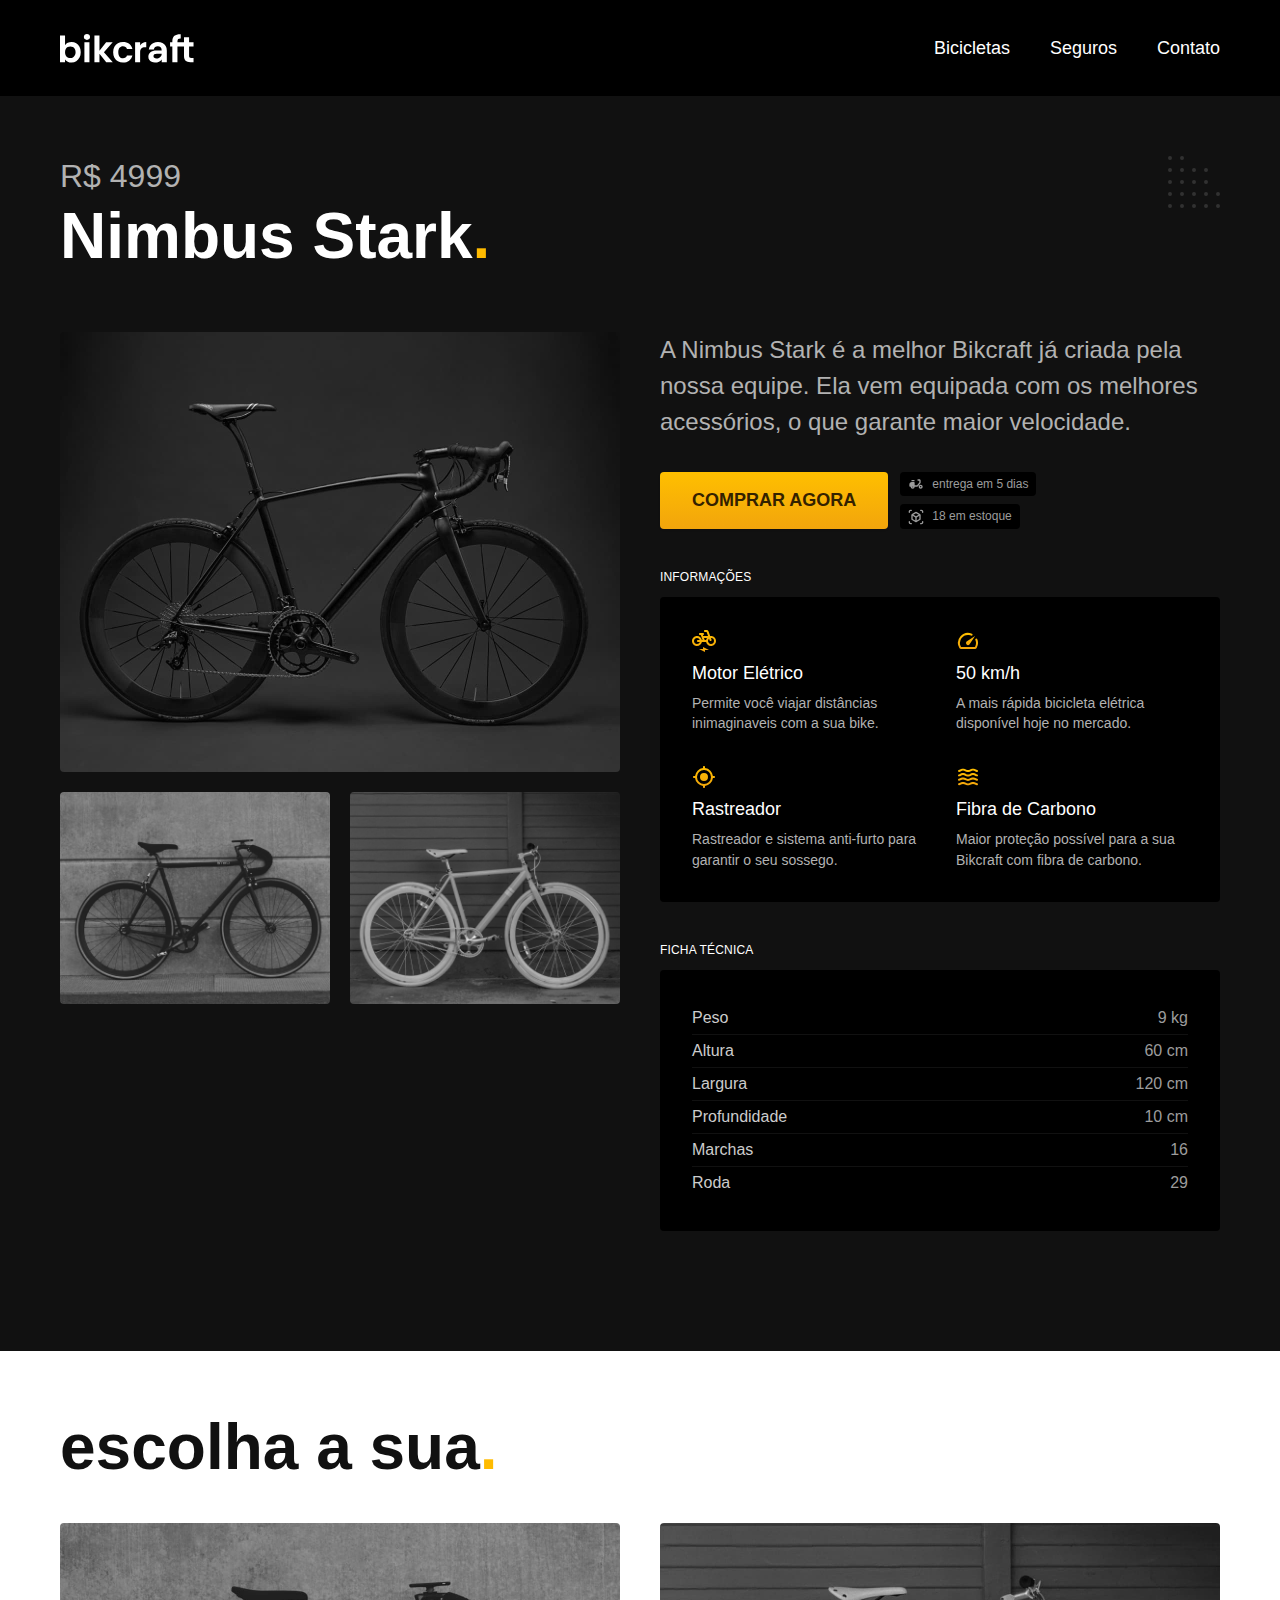
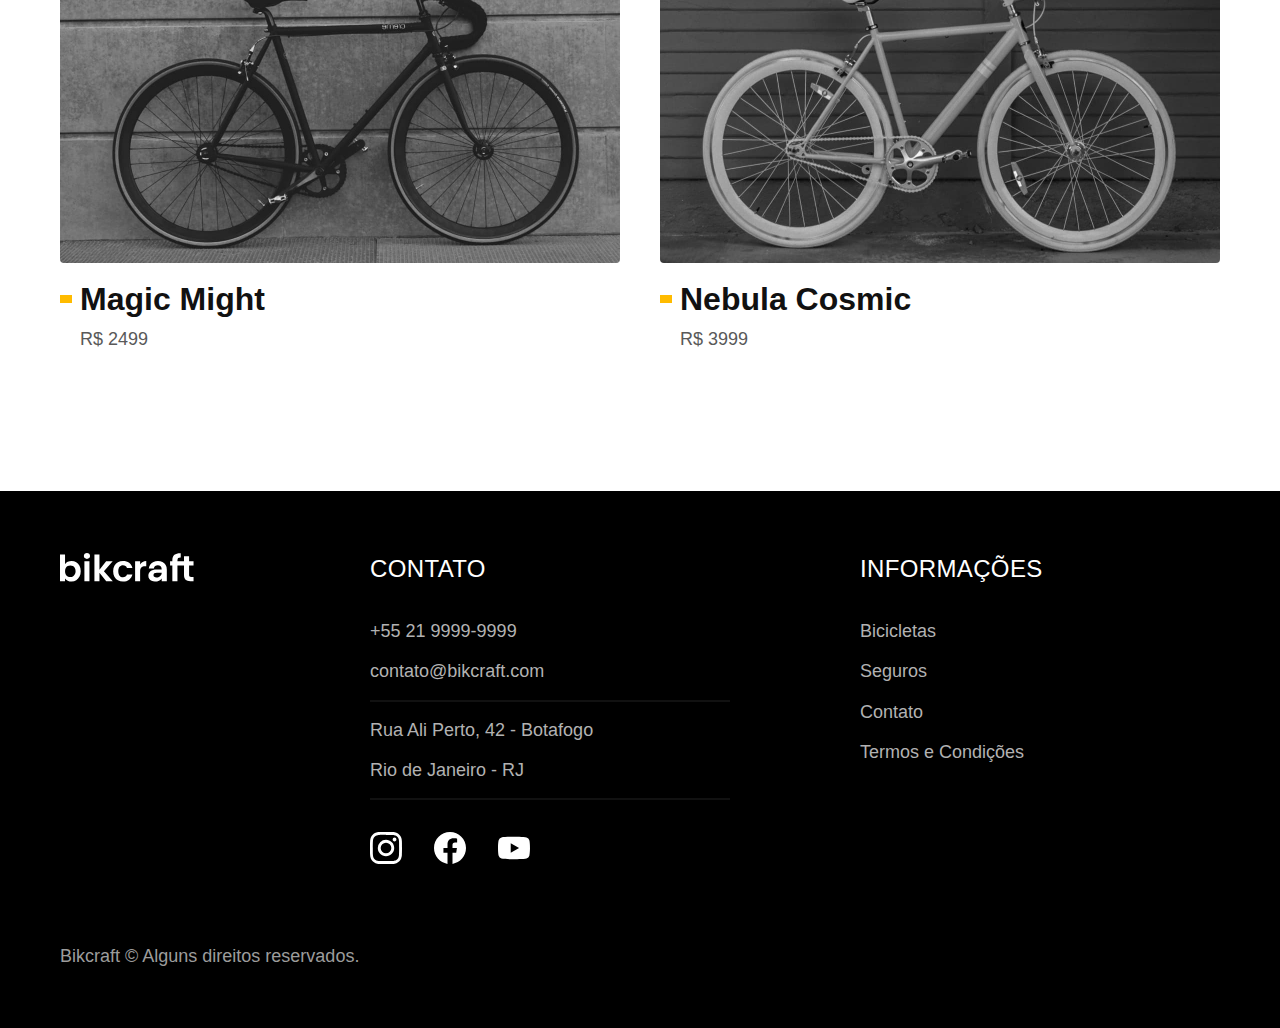
<file: bicicletas/nimbus.html>
<!DOCTYPE html>
<html lang="pt-br">

<head>
  <meta charset="UTF-8">
  <meta name="viewport" content="width=device-width, initial-scale=1.0">

  <title>Nimbus | Bikcraft</title>
  <meta name="description" content="Termos e condições.">

  <link rel="stylesheet" href="../css/style.css">
</head>

<body id="bicicleta">
  <header class="header-bg">
    <div class="header container">
      <a href="../">
        <img src="../img/bikcraft.svg" alt="Bikcraft">
      </a>

      <nav aria-label="primaria">
        <ul class="header-menu font-1-m cor-0">
          <li><a href="../bicicletas.html">Bicicletas</a></li>
          <li><a href="../seguros.html">Seguros</a></li>
          <li><a href="../contato.html">Contato</a></li>
        </ul>
      </nav>
    </div>
  </header>

  <main class="titulo-bg">
    <div>
      <div class="titulo container">
        <p class="font-2-xl cor-5">R$ 4999</p>
        <h1 class="font-1-xxl cor-0">Nimbus Stark<span class="cor-p1">.</span></h1>
      </div>
    </div>
    <div class="bicicleta container">
      <div class="bicicleta-imagens">
        <img src="../img/bicicleta/nimbus1.jpg" alt="">
        <img src="../img/bicicleta/nimbus2.jpg" alt="">
        <img src="../img/bicicleta/nimbus3.jpg" alt="">
      </div>
      <div class="bicicleta-conteudo">
        <p class="font-2-l cor-5">A Nimbus Stark é a melhor Bikcraft já criada pela nossa equipe. Ela vem equipada com os melhores acessórios, o que garante maior velocidade.</p>
        <div class="bicicleta-comprar">
          <a class="botao" href="../orcamento.html">Comprar Agora</a>
          <span class="font-1-xs cor-6"><img src="../img/icones/entrega.svg" alt=""> entrega em 5 dias</span>
          <span class="font-1-xs cor-6"><img src="../img/icones/estoque.svg" alt=""> 18 em estoque</span>
        </div>

        <h2 class="font-1-xs cor-0">Informações</h2>
        <ul class="bicicleta-informacoes">
          <li>
            <img src="../img/icones/eletrica.svg" alt="">
            <h3 class="font-1-m cor-0">Motor Elétrico</h3>
            <p class="font-2-xs cor-5">Permite você viajar distâncias inimaginaveis com a sua bike.</p>
          </li>
          <li>
            <img src="../img/icones/velocidade.svg" alt="">
            <h3 class="font-1-m cor-0">50 km/h</h3>
            <p class="font-2-xs cor-5">A mais rápida bicicleta elétrica disponível hoje no mercado.</p>
          </li>
          <li>
            <img src="../img/icones/rastreador.svg" alt="">
            <h3 class="font-1-m cor-0">Rastreador</h3>
            <p class="font-2-xs cor-5">Rastreador e sistema anti-furto para garantir o seu sossego.</p>
          </li>
          <li>
            <img src="../img/icones/carbono.svg" alt="">
            <h3 class="font-1-m cor-0">Fibra de Carbono</h3>
            <p class="font-2-xs cor-5">Maior proteção possível para a sua Bikcraft com fibra de carbono.</p>
          </li>
        </ul>
        <h2 class="font-1-xs cor-0">Ficha Técnica</h2>
        <ul class="bicicleta-ficha font-2-s cor-4">
          <li>Peso <span>9 kg</span></li>
          <li>Altura <span>60 cm</span></li>
          <li>Largura <span>120 cm</span></li>
          <li>Profundidade <span>10 cm</span></li>
          <li>Marchas <span>16</span></li>
          <li>Roda <span>29</span></li>
        </ul>
      </div>
    </div>
  </main>

  <article class="bicicletas-lista container">
    <h2 class="font-1-xxl">escolha a sua<span class="cor-p1">.</span>
    </h2>
  
    <ul>
      <li>
        <a href="./magic.html">
          <img src="../img/bicicletas/magic.jpg" alt="Bicicleta preta">
          <h3 class="font-1-xl">Magic Might</h3>
          <span class="font-2-m cor-8">R$ 2499</span>
        </a>
      </li>
      <li>
        <a href="./nebula.html">
          <img src="../img/bicicletas/nebula.jpg" alt="Bicicleta preta">
          <h3 class="font-1-xl">Nebula Cosmic</h3>
          <span class="font-2-m cor-8">R$ 3999</span>
        </a>
      </li>
    </ul>
  </article>
  
  <footer class="footer-bg">
    <div class="footer container">
      <img src="../img/bikcraft.svg" alt="Bikcraft">
      <div class="footer-contato">
        <h3 class="font-2-l-b cor-0">Contato</h3>
        <ul class="font-2-m cor-5">
          <li><a href="tel:+552199999999">+55 21 9999-9999</a></li>
          <li><a href="mailto:contato@bikcraft.com">contato@bikcraft.com</a></li>
          <li>Rua Ali Perto, 42 - Botafogo</li>
          <li>Rio de Janeiro - RJ</li>
        </ul>
        <div class="footer-redes">
          <a href="../">
            <img src="../img/redes/instagram.svg" alt="Instagram">
          </a>
          <a href="../">
            <img src="../img/redes/facebook.svg" alt="Facebook">
          </a>
          <a href="../">
            <img src="../img/redes/youtube.svg" alt="Youtube">
          </a>
        </div>
      </div>
      <div class="footer-informacoes">
        <h3 class="font-2-l-b cor-0">Informações</h3>
        <nav>
          <ul class="font-1-m cor-5">
            <li><a href="../bicicletas.html">Bicicletas</a></li>
            <li><a href="../seguros.html">Seguros</a></li>
            <li><a href="../contato.html">Contato</a></li>
            <li><a href="../termos.html">Termos e Condições</a></li>
          </ul>
        </nav>
      </div>
      <p class="footer-copy font-2-m cor-6">Bikcraft © Alguns direitos reservados.</p>
    </div>
  </footer>
</body>

</html>
</file>
<file: css/style.css>
@import "./global/global.css";
@import "./utilidades/tipografia.css";
@import "./utilidades/cores.css";

@import "./global/header.css";
@import "./global/footer.css";

/* Utilidades */
@import "./utilidades/componentes.css";
@import "./utilidades/formulario.css";

/* Home */
@import "./home/introducao.css";
@import "./home/tecnologia.css";
@import "./home//parceiros.css";
@import "./home/depoimento.css";

/* Bicicletas */
@import "./bicicletas/bicicletas-lista.css";
@import "./bicicletas/bicicletas.css";

/* Bicicleta */
@import "./bicicleta/bicicleta.css";
@import "./bicicleta/seguro.css";

/* Seguros */
@import "./seguros/seguros.css";
@import "./seguros/vantagens.css";
@import "./seguros/perguntas.css";

/* Termos */
@import "./termos/termos.css";

/* Contato */
@import "./contato/contato.css";
@import "./contato/lojas.css";

/* Orçamento */
@import "./orcamento/orcamento.css";
</file>
